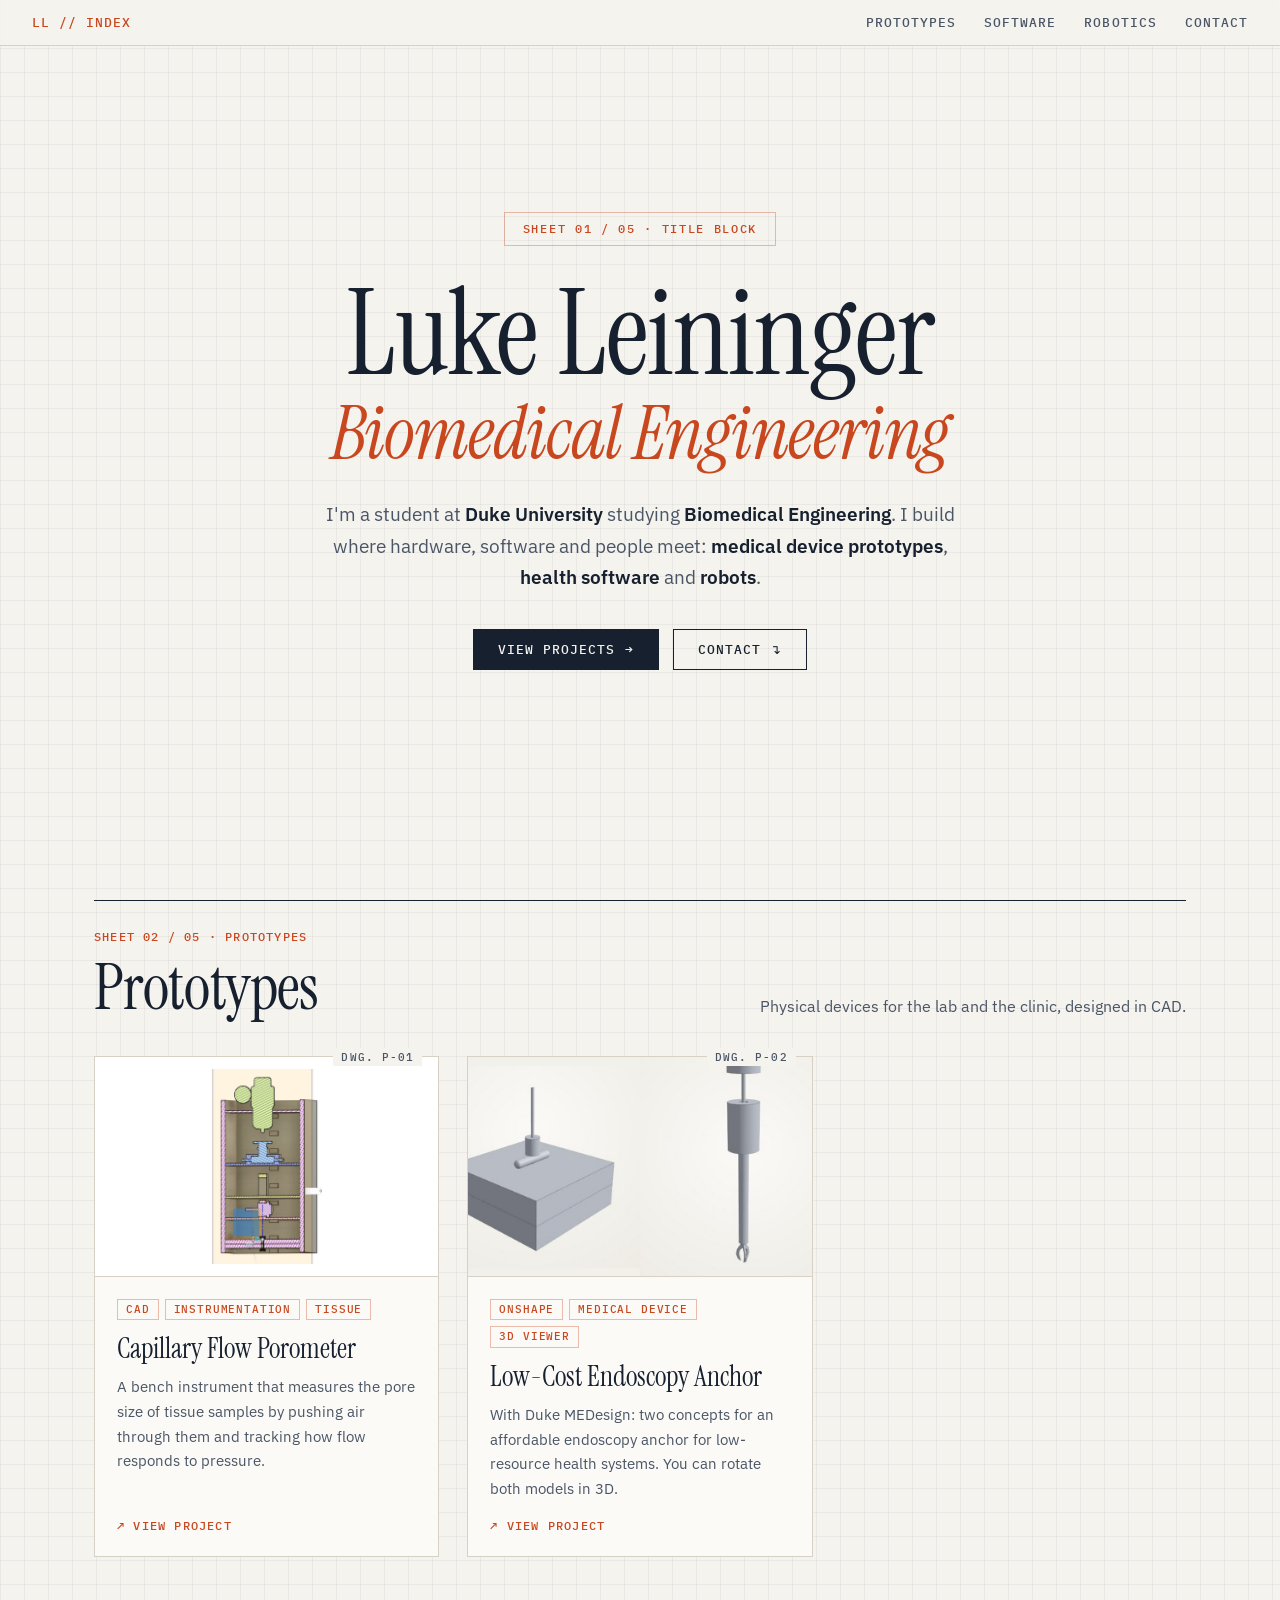
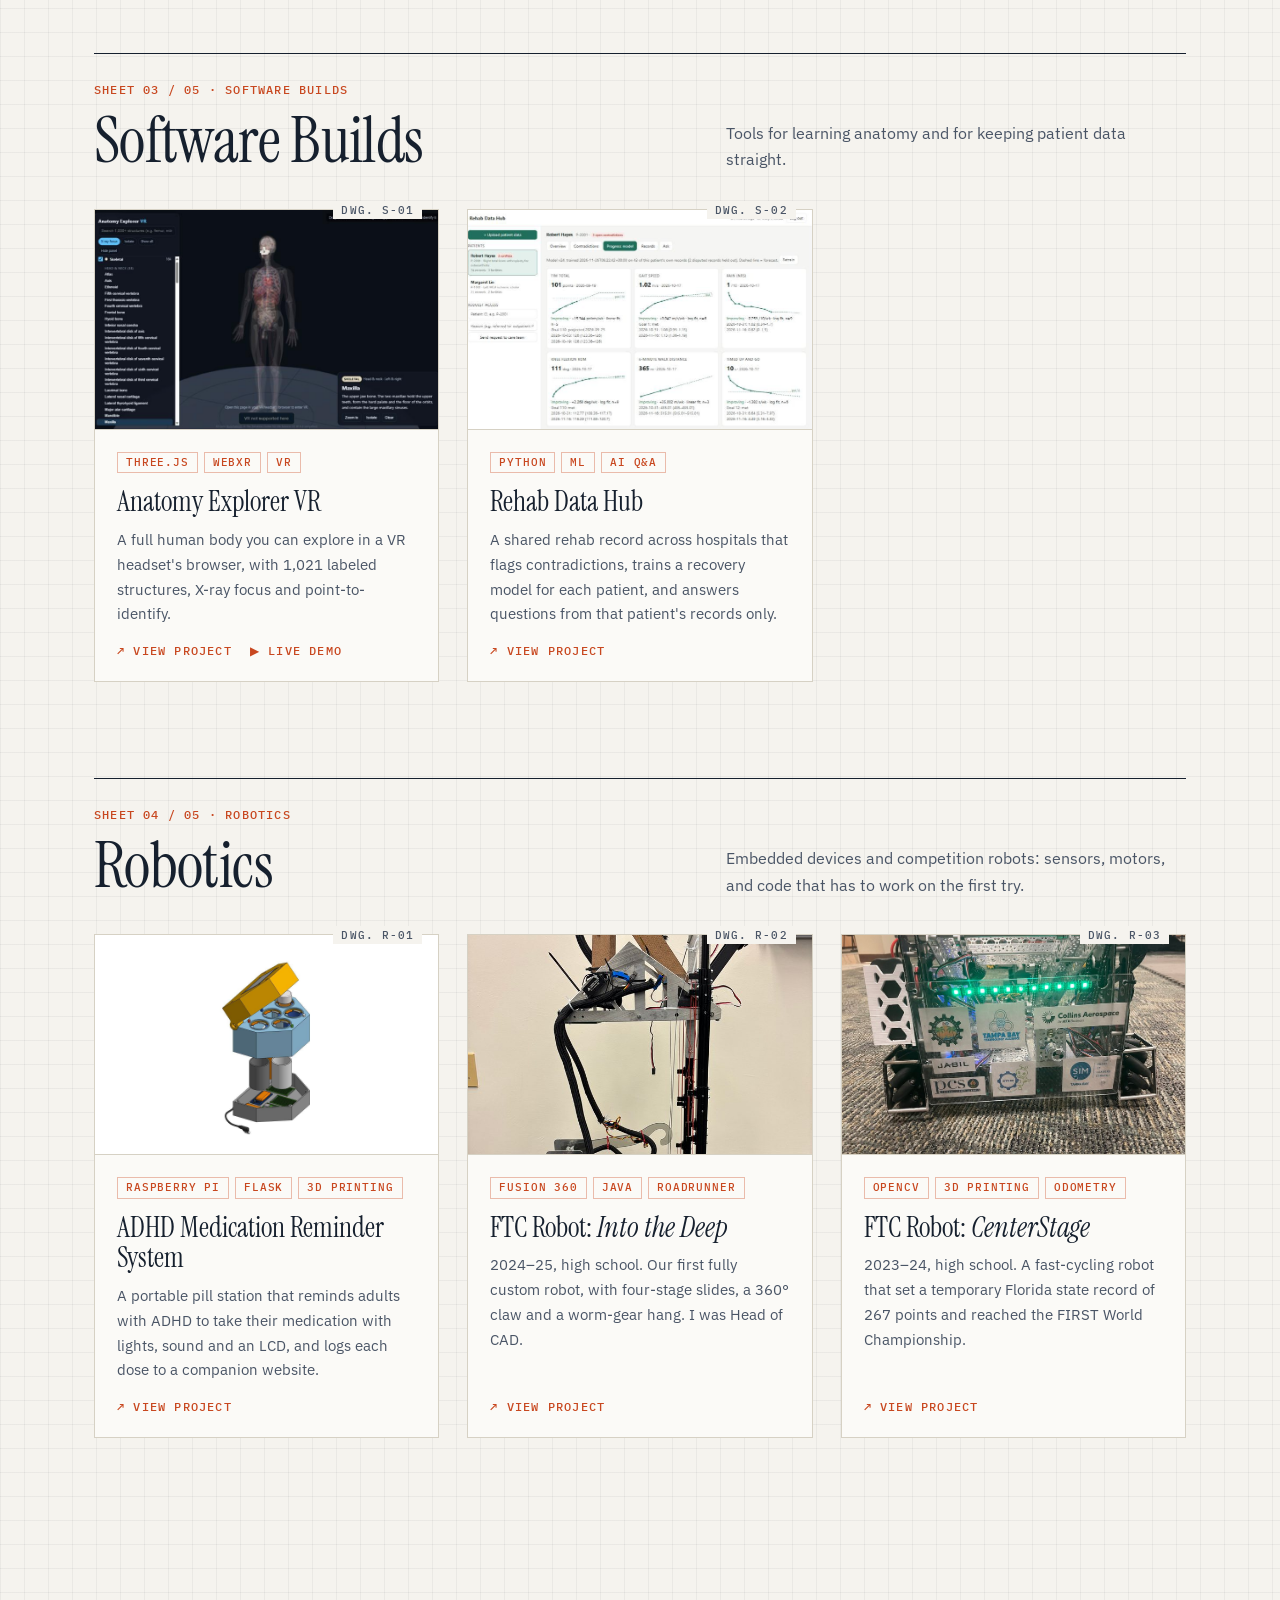
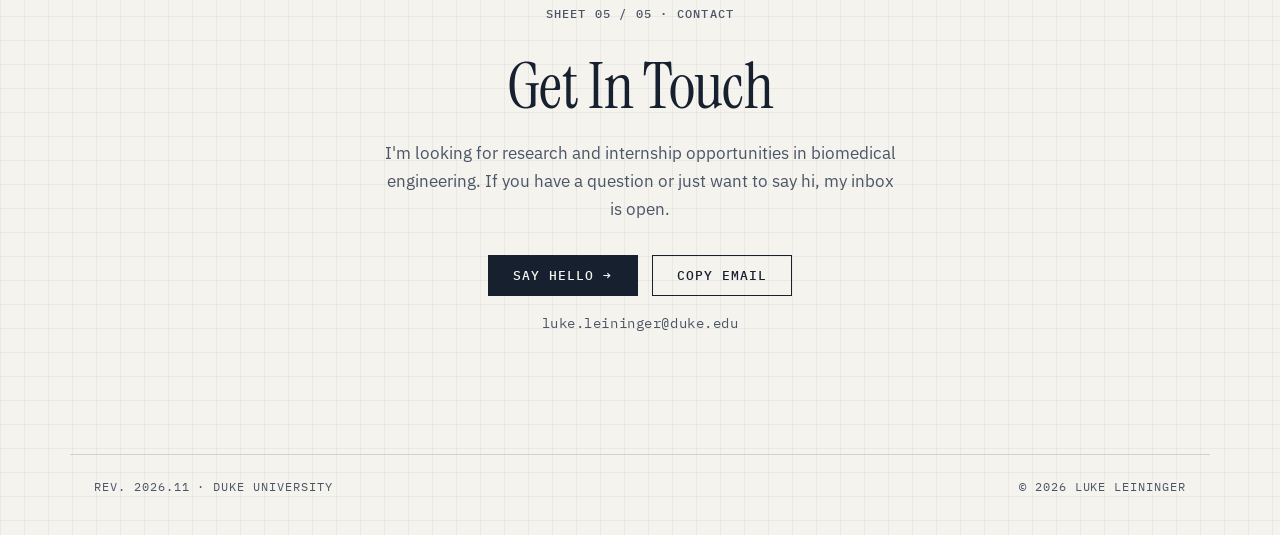
<file: index.html>
<!doctype html>
<html lang="en">
<head>
<meta charset="utf-8">
<meta name="viewport" content="width=device-width, initial-scale=1">
<title>Luke Leininger | Portfolio</title>
<meta name="description" content="Engineering projects by Luke Leininger, biomedical engineering student at Duke University: prototypes, software builds and robotics.">
<link rel="preconnect" href="https://fonts.googleapis.com">
<link rel="preconnect" href="https://fonts.gstatic.com" crossorigin>
<link href="https://fonts.googleapis.com/css2?family=Instrument+Serif:ital@0;1&family=IBM+Plex+Sans:wght@400;500;600&family=IBM+Plex+Mono:wght@400;500&display=swap" rel="stylesheet">
<link rel="stylesheet" href="styles.css">
</head>
<body>

<nav class="top">
  <a class="logo" href="#top">LL // Index</a>
  <ul>
    <li><a href="#prototypes">Prototypes</a></li>
    <li><a href="#software">Software</a></li>
    <li><a href="#robotics">Robotics</a></li>
    <li><a href="#contact">Contact</a></li>
  </ul>
</nav>

<section class="hero" id="top">
  <div class="hero-inner">
    <span class="hero-eyebrow">Sheet 01 / 05 · Title block</span>
    <h1>Luke Leininger<em>Biomedical Engineering</em></h1>
    <p class="hero-bio">I'm a student at <b>Duke University</b> studying <b>Biomedical Engineering</b>. I build where hardware, software and people meet: <b>medical device prototypes</b>, <b>health software</b> and <b>robots</b>.</p>
    <div class="hero-cta">
      <a class="btn btn-primary" href="#prototypes">View projects →</a>
      <a class="btn btn-ghost" href="#contact">Contact ↴</a>
    </div>
  </div>
</section>

<div class="section">

  <section class="category" id="prototypes">
    <p class="label">Sheet 02 / 05 · Prototypes</p>
    <div class="category-head">
      <h2 class="section-title">Prototypes</h2>
      <p>Physical devices for the lab and the clinic, designed in CAD.</p>
    </div>
    <div class="grid">
      <article class="card">
        <span class="dwg">DWG. P-01</span>
        <a class="card-img contain" href="porometer.html"><img src="assets/img/tteb-section.jpg" alt="Section-view CAD of the capillary flow porometer"></a>
        <div class="card-body">
          <div class="tags"><span class="tag">CAD</span><span class="tag">Instrumentation</span><span class="tag">Tissue</span></div>
          <h3>Capillary Flow Porometer</h3>
          <p>A bench instrument that measures the pore size of tissue samples by pushing air through them and tracking how flow responds to pressure.</p>
          <a class="card-link" href="porometer.html">↗ View project</a>
        </div>
      </article>
      <article class="card">
        <span class="dwg">DWG. P-02</span>
        <a class="card-img" href="endoscopy-anchor.html"><img src="assets/img/anchor-pair.jpg" alt="Renders of the two endoscopy anchor design concepts"></a>
        <div class="card-body">
          <div class="tags"><span class="tag">Onshape</span><span class="tag">Medical device</span><span class="tag">3D viewer</span></div>
          <h3>Low-Cost Endoscopy Anchor</h3>
          <p>With Duke MEDesign: two concepts for an affordable endoscopy anchor for low-resource health systems. You can rotate both models in 3D.</p>
          <a class="card-link" href="endoscopy-anchor.html">↗ View project</a>
        </div>
      </article>
    </div>
  </section>

  <section class="category" id="software">
    <p class="label">Sheet 03 / 05 · Software builds</p>
    <div class="category-head">
      <h2 class="section-title">Software Builds</h2>
      <p>Tools for learning anatomy and for keeping patient data straight.</p>
    </div>
    <div class="grid">
      <article class="card">
        <span class="dwg">DWG. S-01</span>
        <a class="card-img" href="vr-anatomy.html"><img src="assets/img/vr-explore.jpg" alt="Anatomy Explorer VR with the structures panel open"></a>
        <div class="card-body">
          <div class="tags"><span class="tag">three.js</span><span class="tag">WebXR</span><span class="tag">VR</span></div>
          <h3>Anatomy Explorer VR</h3>
          <p>A full human body you can explore in a VR headset's browser, with 1,021 labeled structures, X-ray focus and point-to-identify.</p>
          <div class="card-links">
            <a class="card-link" href="vr-anatomy.html">↗ View project</a>
            <a class="card-link" href="demos/vr-anatomy/" target="_blank" rel="noopener">▶ Live demo</a>
          </div>
        </div>
      </article>
      <article class="card">
        <span class="dwg">DWG. S-02</span>
        <a class="card-img" href="rehab-hub.html"><img src="assets/img/rehab-model.jpg" alt="Rehab Data Hub progress model with recovery curves"></a>
        <div class="card-body">
          <div class="tags"><span class="tag">Python</span><span class="tag">ML</span><span class="tag">AI Q&amp;A</span></div>
          <h3>Rehab Data Hub</h3>
          <p>A shared rehab record across hospitals that flags contradictions, trains a recovery model for each patient, and answers questions from that patient's records only.</p>
          <a class="card-link" href="rehab-hub.html">↗ View project</a>
        </div>
      </article>
    </div>
  </section>

  <section class="category" id="robotics">
    <p class="label">Sheet 04 / 05 · Robotics</p>
    <div class="category-head">
      <h2 class="section-title">Robotics</h2>
      <p>Embedded devices and competition robots: sensors, motors, and code that has to work on the first try.</p>
    </div>
    <div class="grid">
      <article class="card">
        <span class="dwg">DWG. R-01</span>
        <a class="card-img contain" href="adhd.html"><img src="assets/img/adhd-cad.jpg" alt="Exploded CAD of the ADHD medication reminder device"></a>
        <div class="card-body">
          <div class="tags"><span class="tag">Raspberry Pi</span><span class="tag">Flask</span><span class="tag">3D printing</span></div>
          <h3>ADHD Medication Reminder System</h3>
          <p>A portable pill station that reminds adults with ADHD to take their medication with lights, sound and an LCD, and logs each dose to a companion website.</p>
          <a class="card-link" href="adhd.html">↗ View project</a>
        </div>
      </article>
      <article class="card">
        <span class="dwg">DWG. R-02</span>
        <a class="card-img" href="into-the-deep.html"><img src="assets/img/itd-robot.jpg" alt="Into the Deep robot with slides extended" style="object-position: center 30%"></a>
        <div class="card-body">
          <div class="tags"><span class="tag">Fusion 360</span><span class="tag">Java</span><span class="tag">RoadRunner</span></div>
          <h3>FTC Robot: <i>Into the Deep</i></h3>
          <p>2024–25, high school. Our first fully custom robot, with four-stage slides, a 360° claw and a worm-gear hang. I was Head of CAD.</p>
          <a class="card-link" href="into-the-deep.html">↗ View project</a>
        </div>
      </article>
      <article class="card">
        <span class="dwg">DWG. R-03</span>
        <a class="card-img" href="centerstage.html"><img src="assets/img/cs-robot.jpg" alt="CenterStage competition robot"></a>
        <div class="card-body">
          <div class="tags"><span class="tag">OpenCV</span><span class="tag">3D printing</span><span class="tag">Odometry</span></div>
          <h3>FTC Robot: <i>CenterStage</i></h3>
          <p>2023–24, high school. A fast-cycling robot that set a temporary Florida state record of 267 points and reached the FIRST World Championship.</p>
          <a class="card-link" href="centerstage.html">↗ View project</a>
        </div>
      </article>
    </div>
  </section>

</div>

<section class="contact" id="contact">
  <p class="label">Sheet 05 / 05 · Contact</p>
  <h2 class="section-title">Get In Touch</h2>
  <p>I'm looking for research and internship opportunities in biomedical engineering. If you have a question or just want to say hi, my inbox is open.</p>
  <div class="hero-cta">
    <a class="btn btn-primary" id="say-hello" href="mailto:luke.leininger@duke.edu?subject=Hello%20from%20your%20portfolio">Say hello →</a>
    <button class="btn btn-ghost" type="button" id="copy-email" data-email="luke.leininger@duke.edu">Copy email</button>
  </div>
  <p class="contact-email">luke.leininger@duke.edu</p>
  <div class="mail-fallback" id="mail-fallback" hidden>
    <p>No email app opened? Write from your browser instead:</p>
    <div class="card-links">
      <a class="card-link" href="https://mail.google.com/mail/?view=cm&amp;fs=1&amp;to=luke.leininger@duke.edu&amp;su=Hello%20from%20your%20portfolio" target="_blank" rel="noopener">↗ Gmail</a>
      <a class="card-link" href="https://outlook.live.com/mail/0/deeplink/compose?to=luke.leininger@duke.edu&amp;subject=Hello%20from%20your%20portfolio" target="_blank" rel="noopener">↗ Outlook</a>
    </div>
  </div>
</section>

<footer>
  <span>Rev. 2026.11 · Duke University</span>
  <span>© 2026 Luke Leininger</span>
</footer>

<script>
  // If clicking "Say hello" doesn't hand off to an email app (the page never
  // loses focus), offer webmail links instead.
  const fallback = document.getElementById('mail-fallback');
  document.getElementById('say-hello').addEventListener('click', () => {
    let left = false;
    const mark = () => { left = true; };
    window.addEventListener('blur', mark, { once: true });
    document.addEventListener('visibilitychange', mark, { once: true });
    setTimeout(() => {
      window.removeEventListener('blur', mark);
      document.removeEventListener('visibilitychange', mark);
      if (!left) fallback.hidden = false;
    }, 1500);
  });

  // Fallback for visitors with no email app: copy the address instead.
  const copyBtn = document.getElementById('copy-email');
  copyBtn.addEventListener('click', async () => {
    const email = copyBtn.dataset.email;
    try {
      await navigator.clipboard.writeText(email);
    } catch {
      const t = document.createElement('textarea');
      t.value = email; document.body.appendChild(t); t.select();
      document.execCommand('copy'); t.remove();
    }
    copyBtn.textContent = 'Copied ✓';
    setTimeout(() => { copyBtn.textContent = 'Copy email'; }, 2000);
  });
</script>
</body>
</html>
</file>
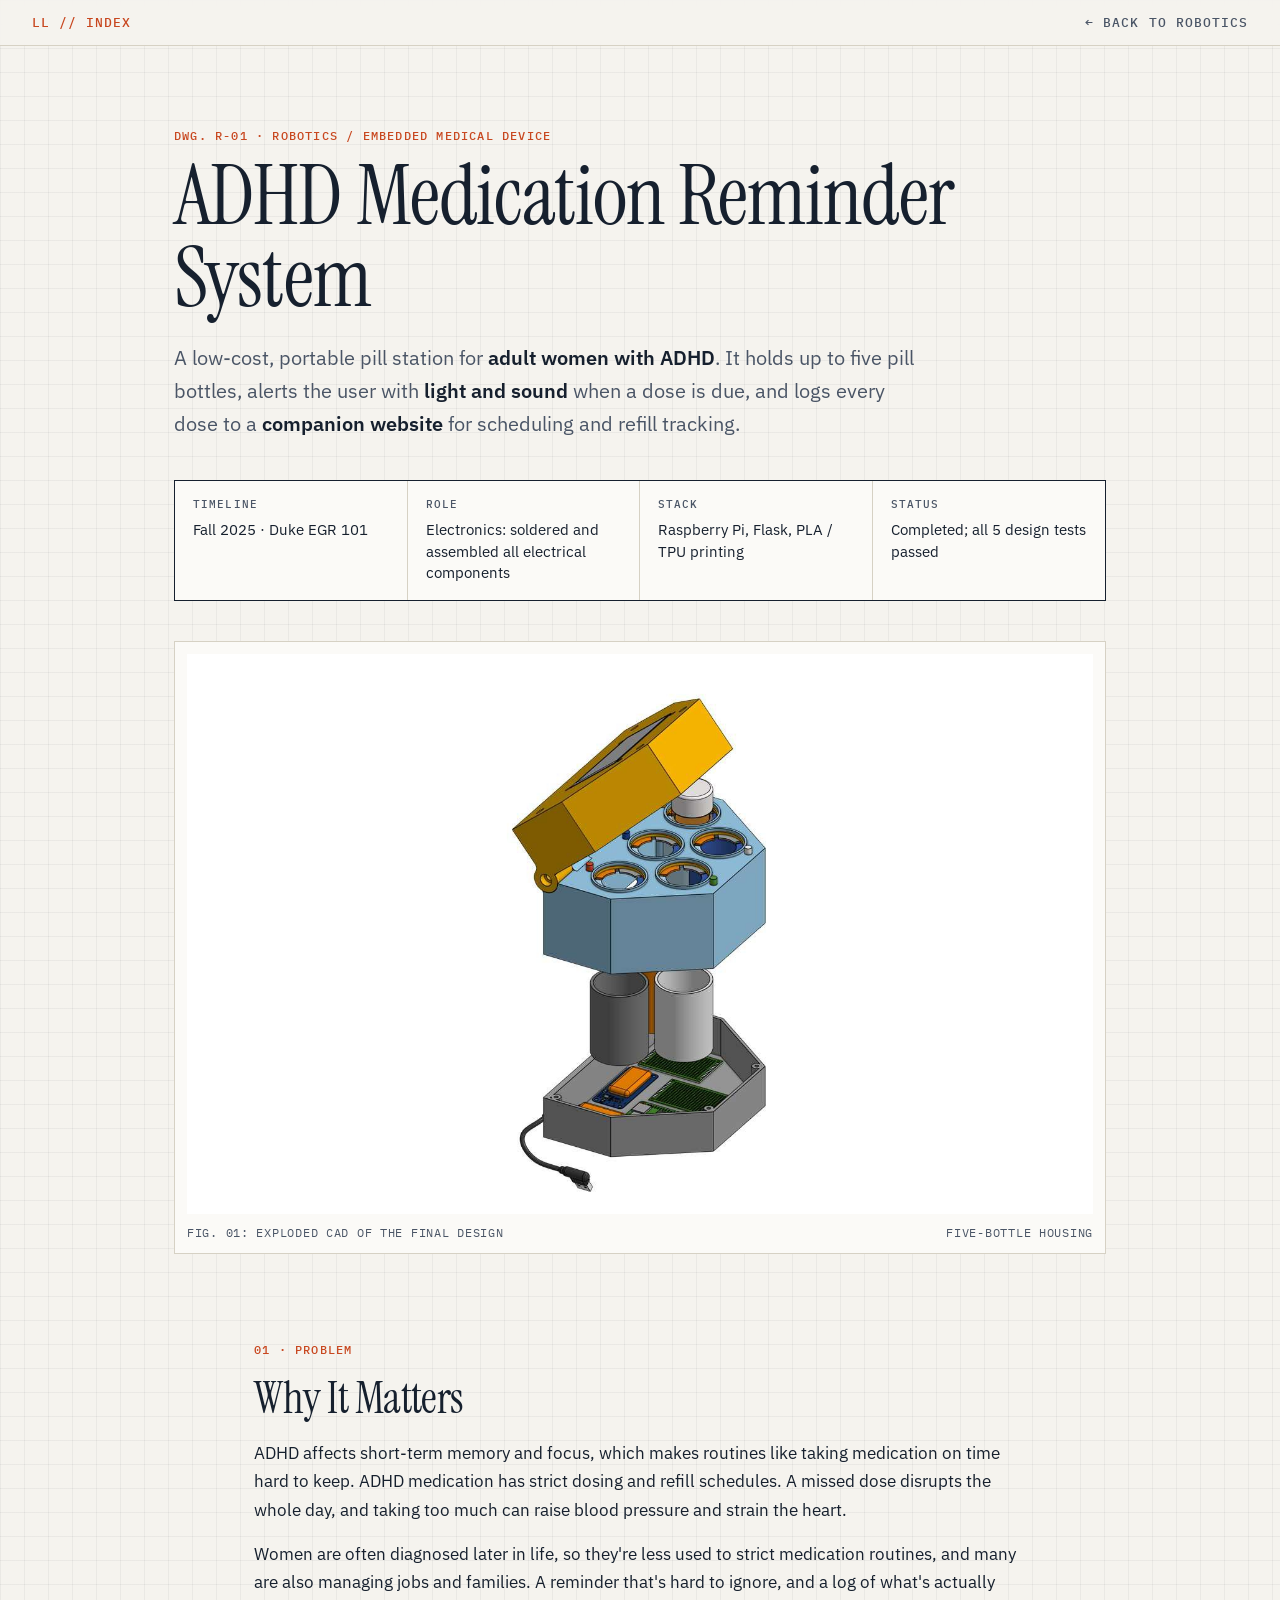
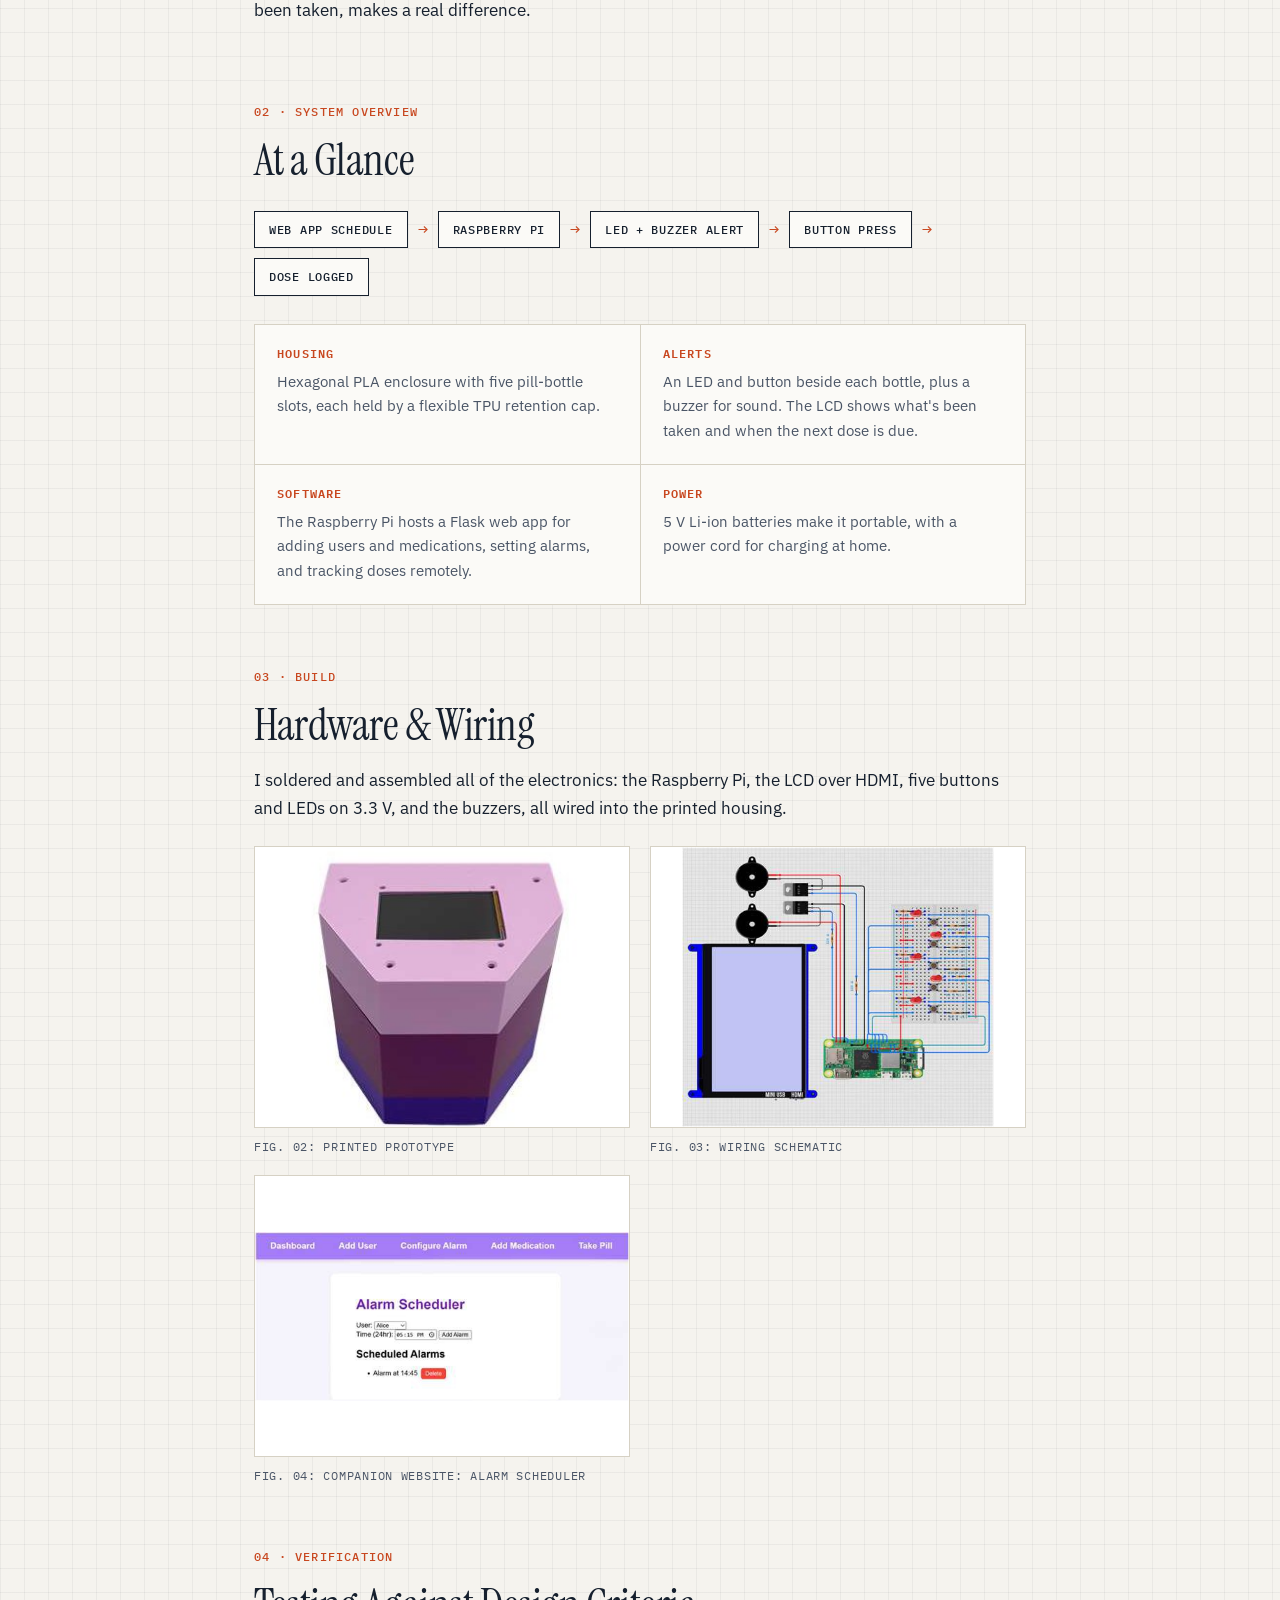
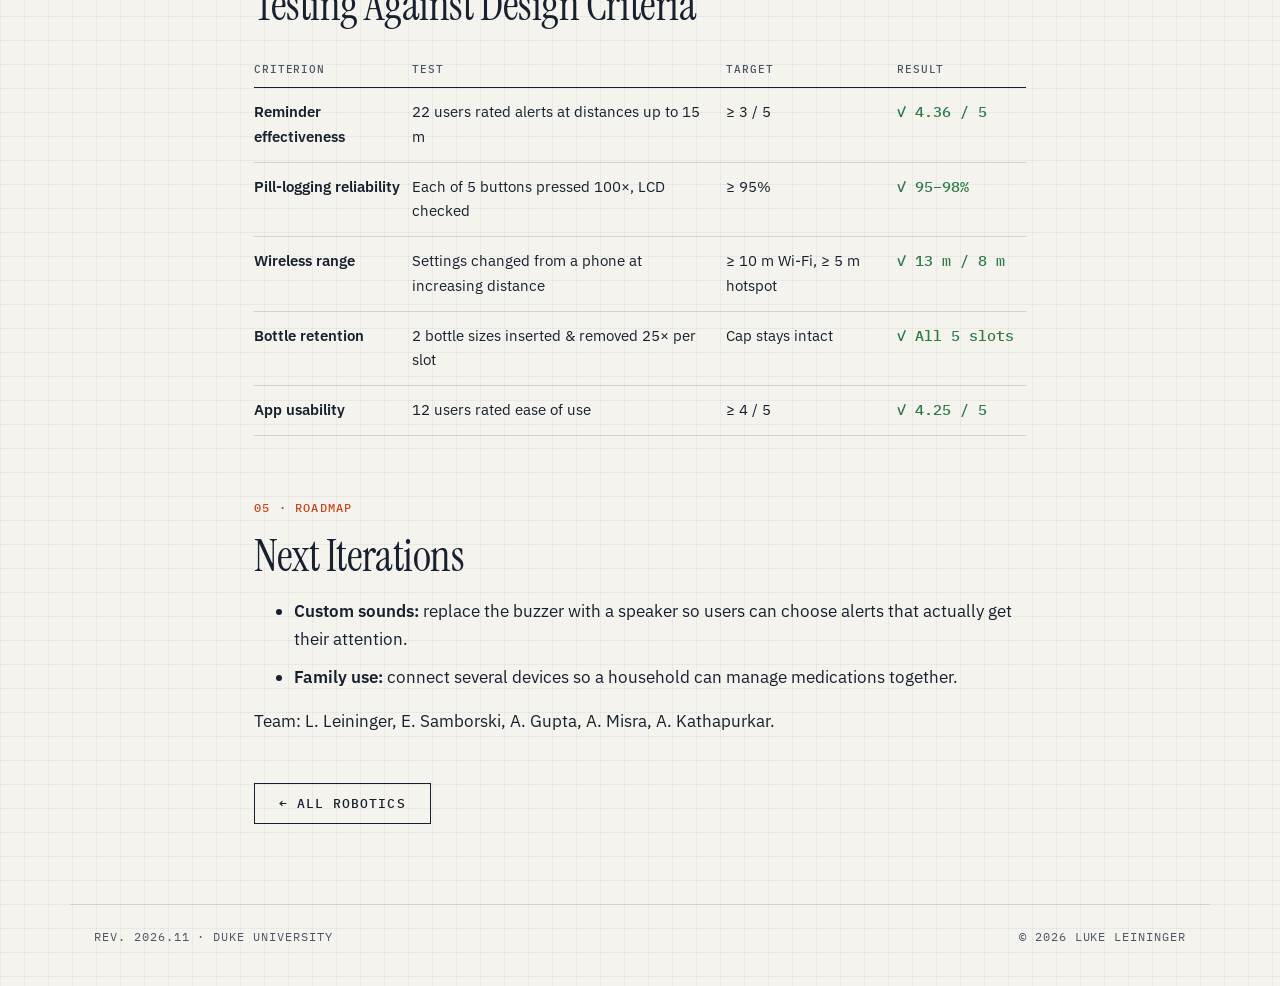
<file: adhd.html>
<!doctype html>
<html lang="en">
<head>
<meta charset="utf-8">
<meta name="viewport" content="width=device-width, initial-scale=1">
<title>ADHD Medication Reminder System | Luke Leininger</title>
<meta name="description" content="A low-cost, portable medication reminder device for adults with ADHD, built for Duke EGR 101.">
<link rel="preconnect" href="https://fonts.googleapis.com">
<link rel="preconnect" href="https://fonts.gstatic.com" crossorigin>
<link href="https://fonts.googleapis.com/css2?family=Instrument+Serif:ital@0;1&family=IBM+Plex+Sans:wght@400;500;600&family=IBM+Plex+Mono:wght@400;500&display=swap" rel="stylesheet">
<link rel="stylesheet" href="styles.css">
</head>
<body>

<nav class="top">
  <a class="logo" href="index.html">LL // Index</a>
  <a class="back" href="index.html#robotics">← Back to robotics</a>
</nav>

<header class="p-hero">
  <p class="label">DWG. R-01 · Robotics / Embedded medical device</p>
  <h1>ADHD Medication Reminder System</h1>
  <p class="desc">A low-cost, portable pill station for <b>adult women with ADHD</b>. It holds up to five pill bottles, alerts the user with <b>light and sound</b> when a dose is due, and logs every dose to a <b>companion website</b> for scheduling and refill tracking.</p>
  <div class="spec-panel">
    <div class="spec-cell"><div class="spec-label">Timeline</div><div class="spec-value">Fall 2025 · Duke EGR 101</div></div>
    <div class="spec-cell"><div class="spec-label">Role</div><div class="spec-value">Electronics: soldered and assembled all electrical components</div></div>
    <div class="spec-cell"><div class="spec-label">Stack</div><div class="spec-value">Raspberry Pi, Flask, PLA / TPU printing</div></div>
    <div class="spec-cell"><div class="spec-label">Status</div><div class="spec-value">Completed; all 5 design tests passed</div></div>
  </div>
</header>

<div class="main-image">
  <div class="fig-frame">
    <img src="assets/img/adhd-cad.jpg" alt="Exploded CAD of the reminder device: LCD lid, pill holders with retention caps, and battery base">
    <div class="fig-caption"><span>Fig. 01: Exploded CAD of the final design</span><span>Five-bottle housing</span></div>
  </div>
</div>

<main class="content">
  <section class="content-section">
    <p class="label">01 · Problem</p>
    <h2>Why It Matters</h2>
    <p>ADHD affects short-term memory and focus, which makes routines like taking medication on time hard to keep. ADHD medication has strict dosing and refill schedules. A missed dose disrupts the whole day, and taking too much can raise blood pressure and strain the heart.</p>
    <p>Women are often diagnosed later in life, so they're less used to strict medication routines, and many are also managing jobs and families. A reminder that's hard to ignore, and a log of what's actually been taken, makes a real difference.</p>
  </section>

  <section class="content-section">
    <p class="label">02 · System overview</p>
    <h2>At a Glance</h2>
    <div class="chain">
      <div class="chain-step">Web app schedule</div><div class="chain-arrow">→</div>
      <div class="chain-step">Raspberry Pi</div><div class="chain-arrow">→</div>
      <div class="chain-step">LED + buzzer alert</div><div class="chain-arrow">→</div>
      <div class="chain-step">Button press</div><div class="chain-arrow">→</div>
      <div class="chain-step">Dose logged</div>
    </div>
    <div class="cap-grid">
      <div class="cap-cell"><h3>Housing</h3><p>Hexagonal PLA enclosure with five pill-bottle slots, each held by a flexible TPU retention cap.</p></div>
      <div class="cap-cell"><h3>Alerts</h3><p>An LED and button beside each bottle, plus a buzzer for sound. The LCD shows what's been taken and when the next dose is due.</p></div>
      <div class="cap-cell"><h3>Software</h3><p>The Raspberry Pi hosts a Flask web app for adding users and medications, setting alarms, and tracking doses remotely.</p></div>
      <div class="cap-cell"><h3>Power</h3><p>5 V Li-ion batteries make it portable, with a power cord for charging at home.</p></div>
    </div>
  </section>

  <section class="content-section">
    <p class="label">03 · Build</p>
    <h2>Hardware &amp; Wiring</h2>
    <p>I soldered and assembled all of the electronics: the Raspberry Pi, the LCD over HDMI, five buttons and LEDs on 3.3 V, and the buzzers, all wired into the printed housing.</p>
    <div class="media-grid">
      <div class="media-item"><div class="media-frame"><img src="assets/img/adhd-prototype.jpg" alt="Printed prototype with LCD on top" loading="lazy"></div><div class="media-caption">Fig. 02: Printed prototype</div></div>
      <div class="media-item"><div class="media-frame"><img src="assets/img/adhd-schematic.jpg" alt="Wiring schematic for the Raspberry Pi, LCD, buttons, LEDs and buzzers" loading="lazy"></div><div class="media-caption">Fig. 03: Wiring schematic</div></div>
      <div class="media-item"><div class="media-frame"><img src="assets/img/adhd-web.jpg" alt="Companion website alarm scheduler" loading="lazy"></div><div class="media-caption">Fig. 04: Companion website: alarm scheduler</div></div>
    </div>
  </section>

  <section class="content-section">
    <p class="label">04 · Verification</p>
    <h2>Testing Against Design Criteria</h2>
    <div class="table-scroll">
      <table class="tests">
        <thead><tr><th>Criterion</th><th>Test</th><th>Target</th><th>Result</th></tr></thead>
        <tbody>
          <tr><td>Reminder effectiveness</td><td>22 users rated alerts at distances up to 15 m</td><td>≥ 3 / 5</td><td class="pass">4.36 / 5</td></tr>
          <tr><td>Pill-logging reliability</td><td>Each of 5 buttons pressed 100×, LCD checked</td><td>≥ 95%</td><td class="pass">95–98%</td></tr>
          <tr><td>Wireless range</td><td>Settings changed from a phone at increasing distance</td><td>≥ 10 m Wi-Fi, ≥ 5 m hotspot</td><td class="pass">13 m / 8 m</td></tr>
          <tr><td>Bottle retention</td><td>2 bottle sizes inserted &amp; removed 25× per slot</td><td>Cap stays intact</td><td class="pass">All 5 slots</td></tr>
          <tr><td>App usability</td><td>12 users rated ease of use</td><td>≥ 4 / 5</td><td class="pass">4.25 / 5</td></tr>
        </tbody>
      </table>
    </div>
  </section>

  <section class="content-section">
    <p class="label">05 · Roadmap</p>
    <h2>Next Iterations</h2>
    <ul>
      <li><b>Custom sounds:</b> replace the buzzer with a speaker so users can choose alerts that actually get their attention.</li>
      <li><b>Family use:</b> connect several devices so a household can manage medications together.</li>
    </ul>
    <p>Team: L. Leininger, E. Samborski, A. Gupta, A. Misra, A. Kathapurkar.</p>
    <div class="links-row">
      <a class="btn btn-ghost" href="index.html#robotics">← All robotics</a>
    </div>
  </section>
</main>

<footer>
  <span>Rev. 2026.11 · Duke University</span>
  <span>© 2026 Luke Leininger</span>
</footer>

<dialog id="lightbox"><img alt=""><p></p><button type="button" aria-label="Close">×</button></dialog>
<script src="script.js"></script>
</body>
</html>
</file>
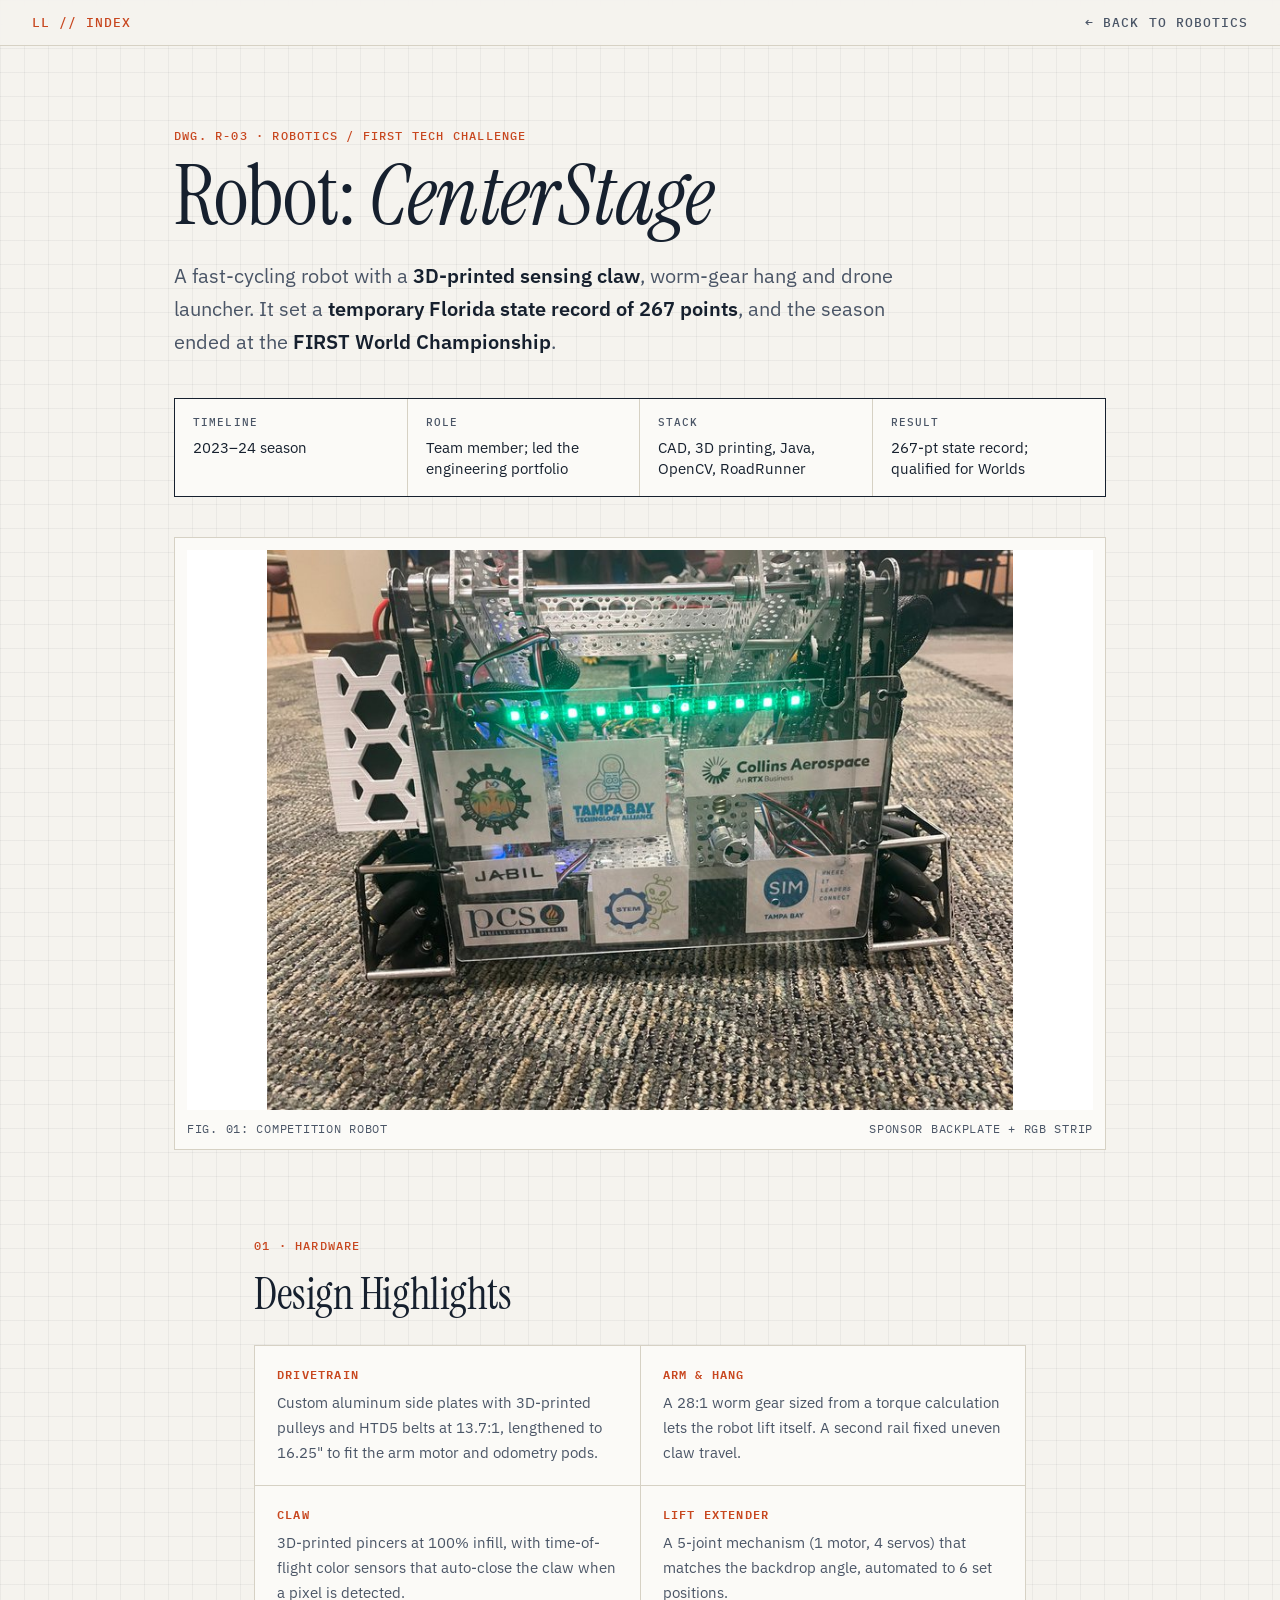
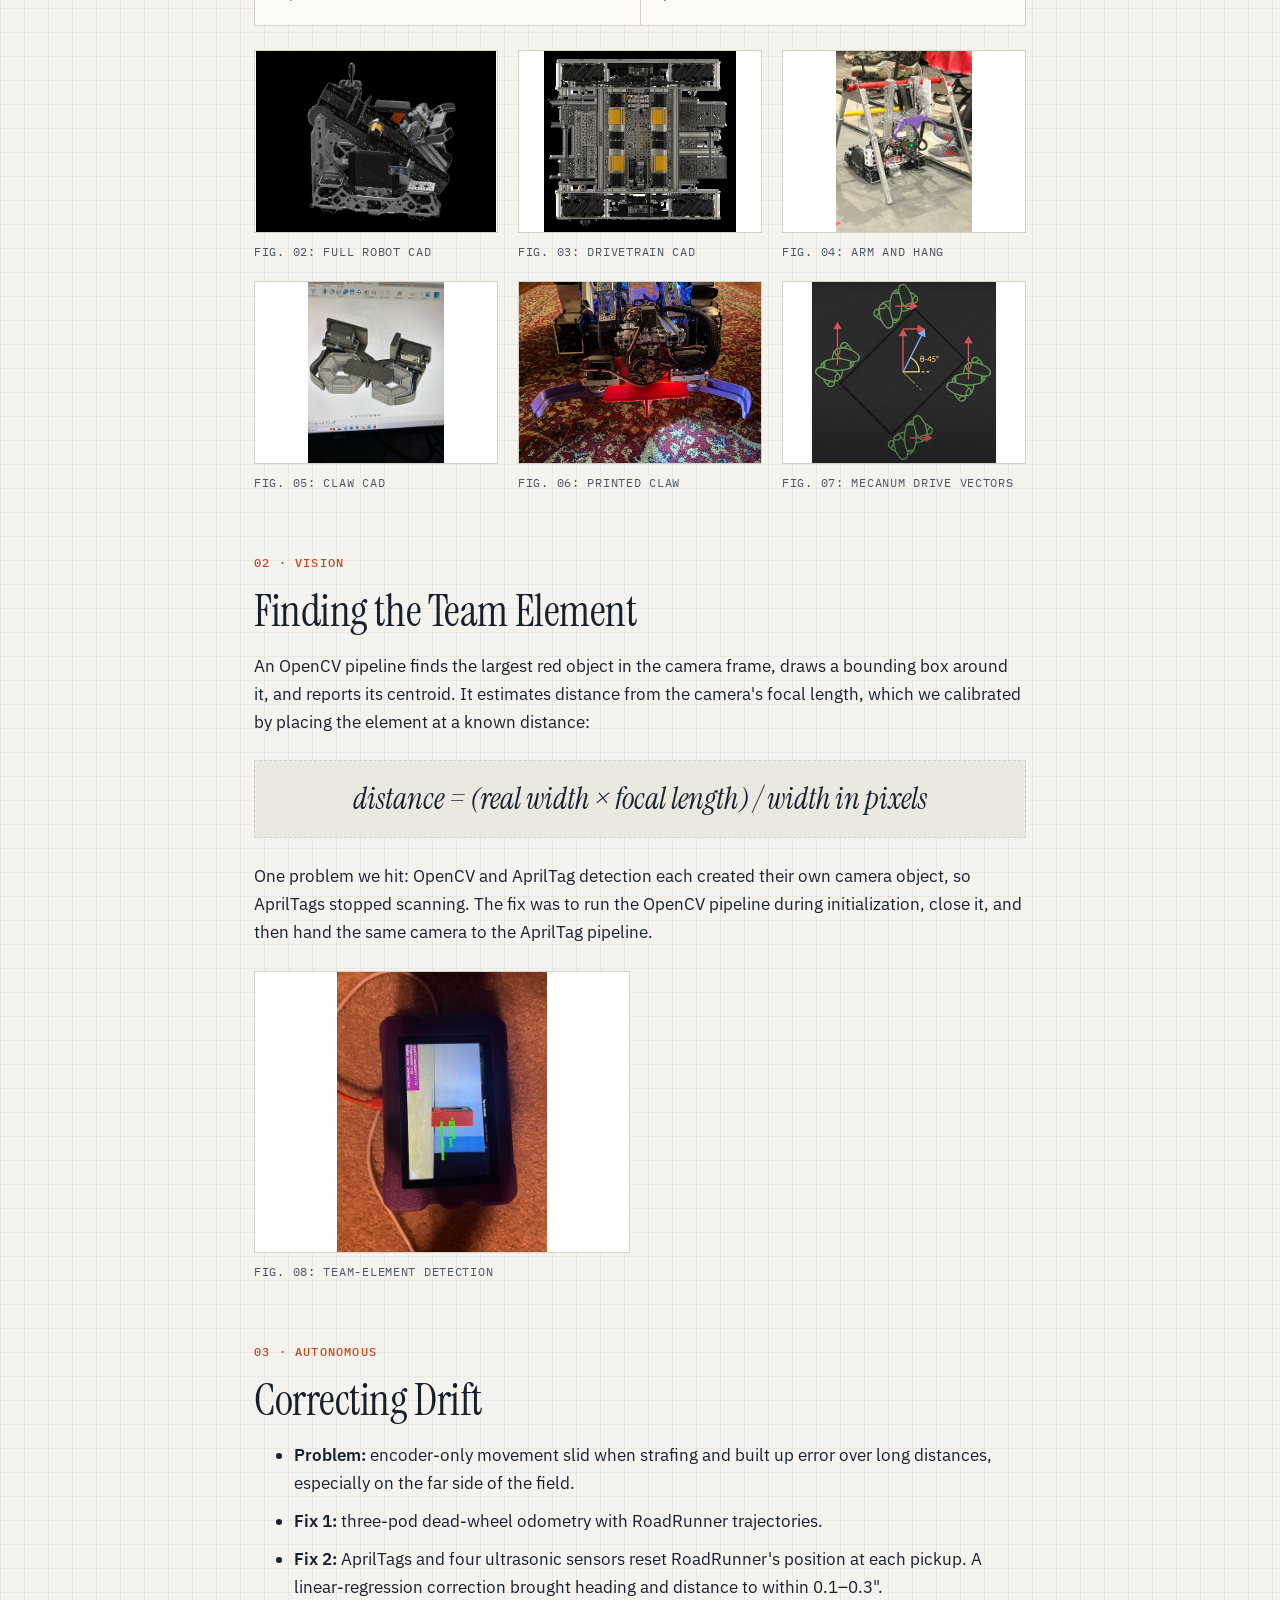
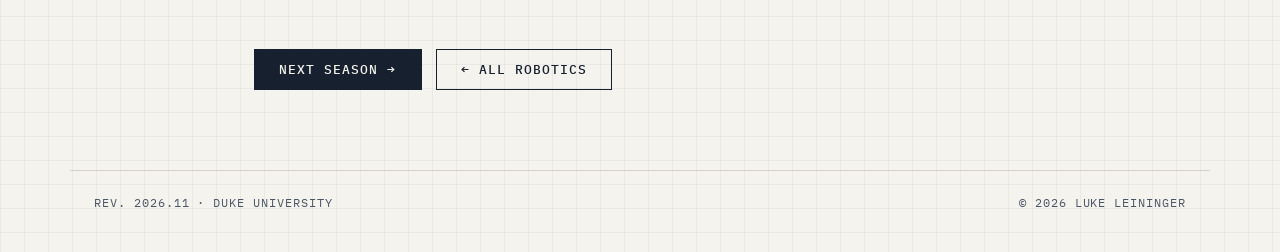
<file: centerstage.html>
<!doctype html>
<html lang="en">
<head>
<meta charset="utf-8">
<meta name="viewport" content="width=device-width, initial-scale=1">
<title>FTC CenterStage Robot | Luke Leininger</title>
<meta name="description" content="FIRST Tech Challenge robot for the 2023–24 CenterStage season, Team 516 Gears of Fire.">
<link rel="preconnect" href="https://fonts.googleapis.com">
<link rel="preconnect" href="https://fonts.gstatic.com" crossorigin>
<link href="https://fonts.googleapis.com/css2?family=Instrument+Serif:ital@0;1&family=IBM+Plex+Sans:wght@400;500;600&family=IBM+Plex+Mono:wght@400;500&display=swap" rel="stylesheet">
<link rel="stylesheet" href="styles.css">
</head>
<body>

<nav class="top">
  <a class="logo" href="index.html">LL // Index</a>
  <a class="back" href="index.html#robotics">← Back to robotics</a>
</nav>

<header class="p-hero">
  <p class="label">DWG. R-03 · Robotics / FIRST Tech Challenge</p>
  <h1>Robot: <i>CenterStage</i></h1>
  <p class="desc">A fast-cycling robot with a <b>3D-printed sensing claw</b>, worm-gear hang and drone launcher. It set a <b>temporary Florida state record of 267 points</b>, and the season ended at the <b>FIRST World Championship</b>.</p>
  <div class="spec-panel">
    <div class="spec-cell"><div class="spec-label">Timeline</div><div class="spec-value">2023–24 season</div></div>
    <div class="spec-cell"><div class="spec-label">Role</div><div class="spec-value">Team member; led the engineering portfolio</div></div>
    <div class="spec-cell"><div class="spec-label">Stack</div><div class="spec-value">CAD, 3D printing, Java, OpenCV, RoadRunner</div></div>
    <div class="spec-cell"><div class="spec-label">Result</div><div class="spec-value">267-pt state record; qualified for Worlds</div></div>
  </div>
</header>

<div class="main-image">
  <div class="fig-frame">
    <img src="assets/img/cs-robot.jpg" alt="Competition robot with sponsor backplate and RGB light strip">
    <div class="fig-caption"><span>Fig. 01: Competition robot</span><span>Sponsor backplate + RGB strip</span></div>
  </div>
</div>

<main class="content">
  <section class="content-section">
    <p class="label">01 · Hardware</p>
    <h2>Design Highlights</h2>
    <div class="cap-grid">
      <div class="cap-cell"><h3>Drivetrain</h3><p>Custom aluminum side plates with 3D-printed pulleys and HTD5 belts at 13.7:1, lengthened to 16.25" to fit the arm motor and odometry pods.</p></div>
      <div class="cap-cell"><h3>Arm &amp; hang</h3><p>A 28:1 worm gear sized from a torque calculation lets the robot lift itself. A second rail fixed uneven claw travel.</p></div>
      <div class="cap-cell"><h3>Claw</h3><p>3D-printed pincers at 100% infill, with time-of-flight color sensors that auto-close the claw when a pixel is detected.</p></div>
      <div class="cap-cell"><h3>Lift extender</h3><p>A 5-joint mechanism (1 motor, 4 servos) that matches the backdrop angle, automated to 6 set positions.</p></div>
    </div>
    <div class="media-grid three">
      <div class="media-item"><div class="media-frame"><img src="assets/img/cs-cad-1.jpg" alt="Rendered CAD of the full robot" loading="lazy"></div><div class="media-caption">Fig. 02: Full robot CAD</div></div>
      <div class="media-item"><div class="media-frame"><img src="assets/img/cs-drivetrain-cad.jpg" alt="Top-view CAD of the drivetrain" loading="lazy"></div><div class="media-caption">Fig. 03: Drivetrain CAD</div></div>
      <div class="media-item"><div class="media-frame"><img src="assets/img/cs-arm.jpg" alt="Arm and hanging mechanism" loading="lazy"></div><div class="media-caption">Fig. 04: Arm and hang</div></div>
      <div class="media-item"><div class="media-frame"><img src="assets/img/cs-claw-cad.jpg" alt="CAD of the 3D-printed claw" loading="lazy"></div><div class="media-caption">Fig. 05: Claw CAD</div></div>
      <div class="media-item"><div class="media-frame"><img src="assets/img/cs-claw.jpg" alt="Printed claw on the robot" loading="lazy"></div><div class="media-caption">Fig. 06: Printed claw</div></div>
      <div class="media-item"><div class="media-frame"><img src="assets/img/cs-mecanum.jpg" alt="Mecanum wheel force vector diagram" loading="lazy"></div><div class="media-caption">Fig. 07: Mecanum drive vectors</div></div>
    </div>
  </section>

  <section class="content-section">
    <p class="label">02 · Vision</p>
    <h2>Finding the Team Element</h2>
    <p>An OpenCV pipeline finds the largest red object in the camera frame, draws a bounding box around it, and reports its centroid. It estimates distance from the camera's focal length, which we calibrated by placing the element at a known distance:</p>
    <div class="math-block">distance = (real width × focal length) / width in pixels</div>
    <p>One problem we hit: OpenCV and AprilTag detection each created their own camera object, so AprilTags stopped scanning. The fix was to run the OpenCV pipeline during initialization, close it, and then hand the same camera to the AprilTag pipeline.</p>
    <div class="media-grid">
      <div class="media-item"><div class="media-frame"><img src="assets/img/cs-opencv.jpg" alt="Camera feed detecting the red team element" loading="lazy"></div><div class="media-caption">Fig. 08: Team-element detection</div></div>
    </div>
  </section>

  <section class="content-section">
    <p class="label">03 · Autonomous</p>
    <h2>Correcting Drift</h2>
    <ul>
      <li><b>Problem:</b> encoder-only movement slid when strafing and built up error over long distances, especially on the far side of the field.</li>
      <li><b>Fix 1:</b> three-pod dead-wheel odometry with RoadRunner trajectories.</li>
      <li><b>Fix 2:</b> AprilTags and four ultrasonic sensors reset RoadRunner's position at each pickup. A linear-regression correction brought heading and distance to within 0.1–0.3".</li>
    </ul>
    <div class="links-row">
      <a class="btn btn-primary" href="into-the-deep.html">Next season →</a>
      <a class="btn btn-ghost" href="index.html#robotics">← All robotics</a>
    </div>
  </section>
</main>

<footer>
  <span>Rev. 2026.11 · Duke University</span>
  <span>© 2026 Luke Leininger</span>
</footer>

<dialog id="lightbox"><img alt=""><p></p><button type="button" aria-label="Close">×</button></dialog>
<script src="script.js"></script>
</body>
</html>
</file>
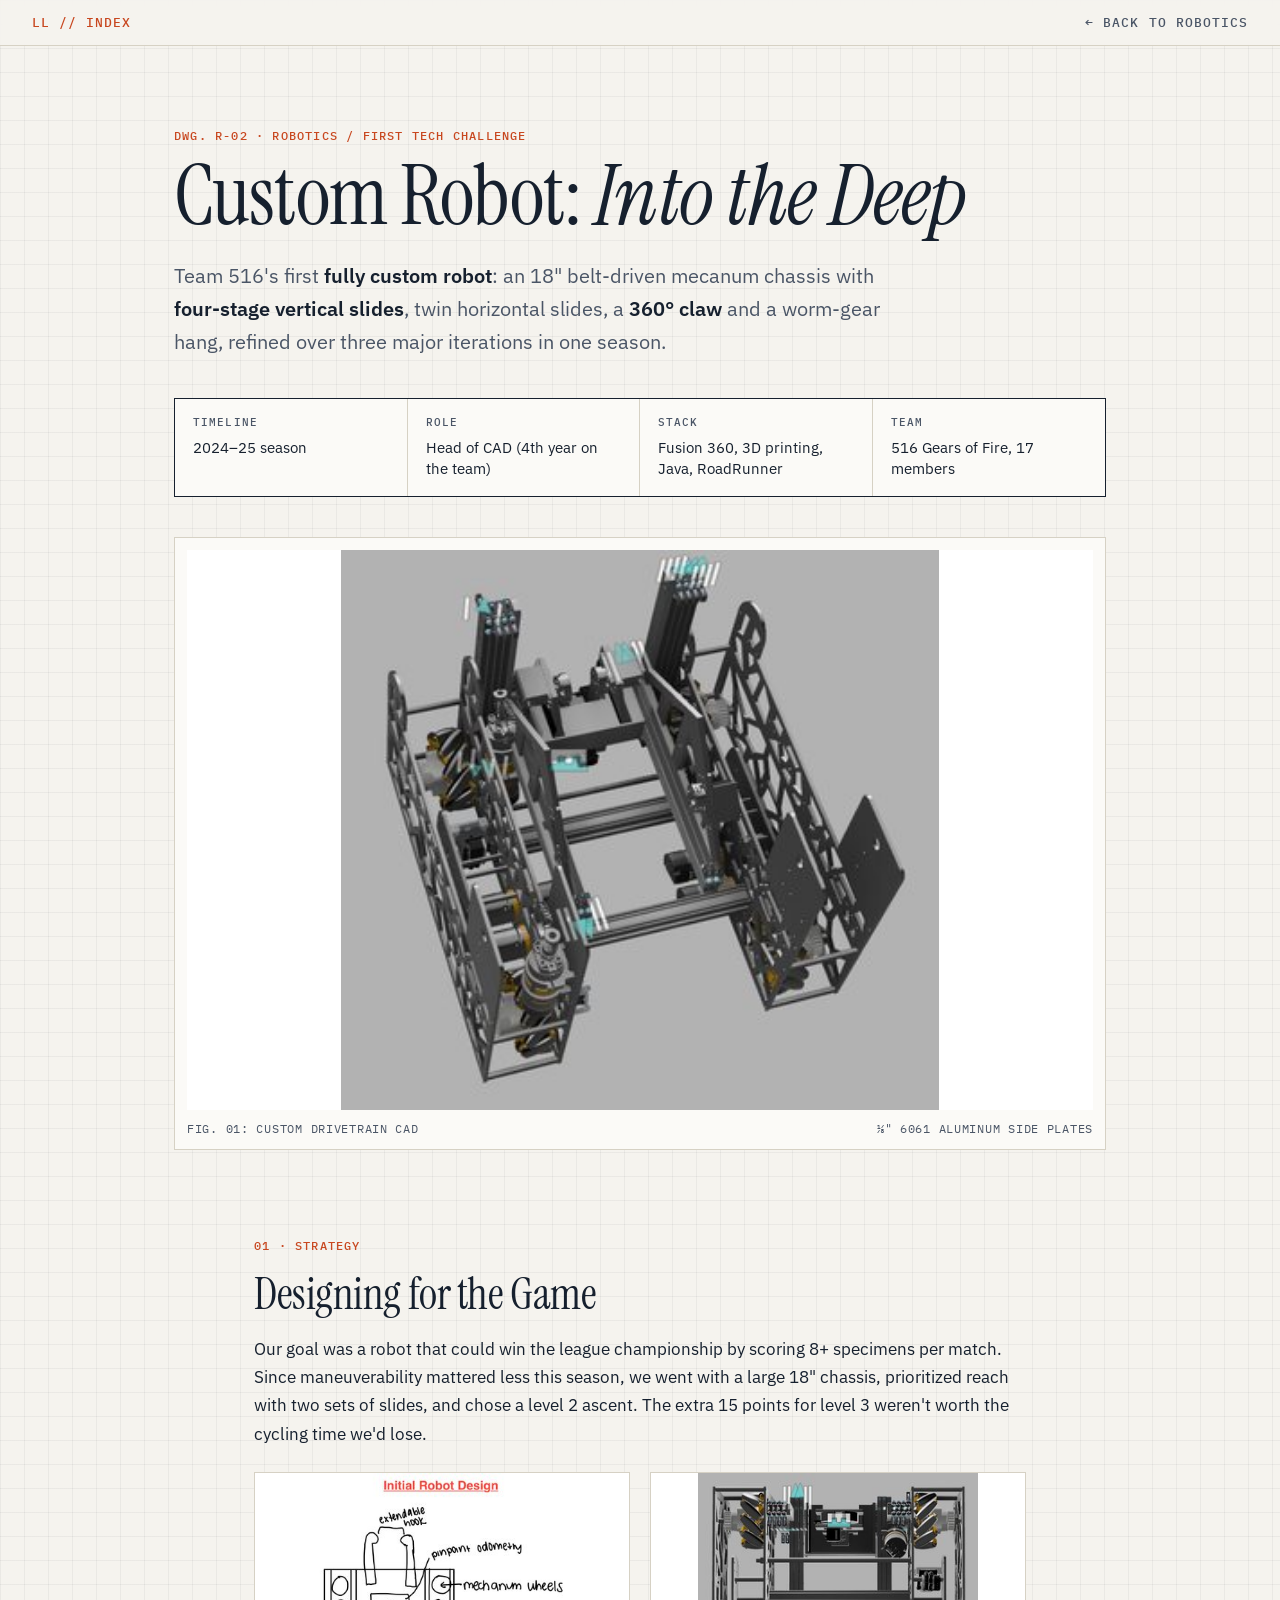
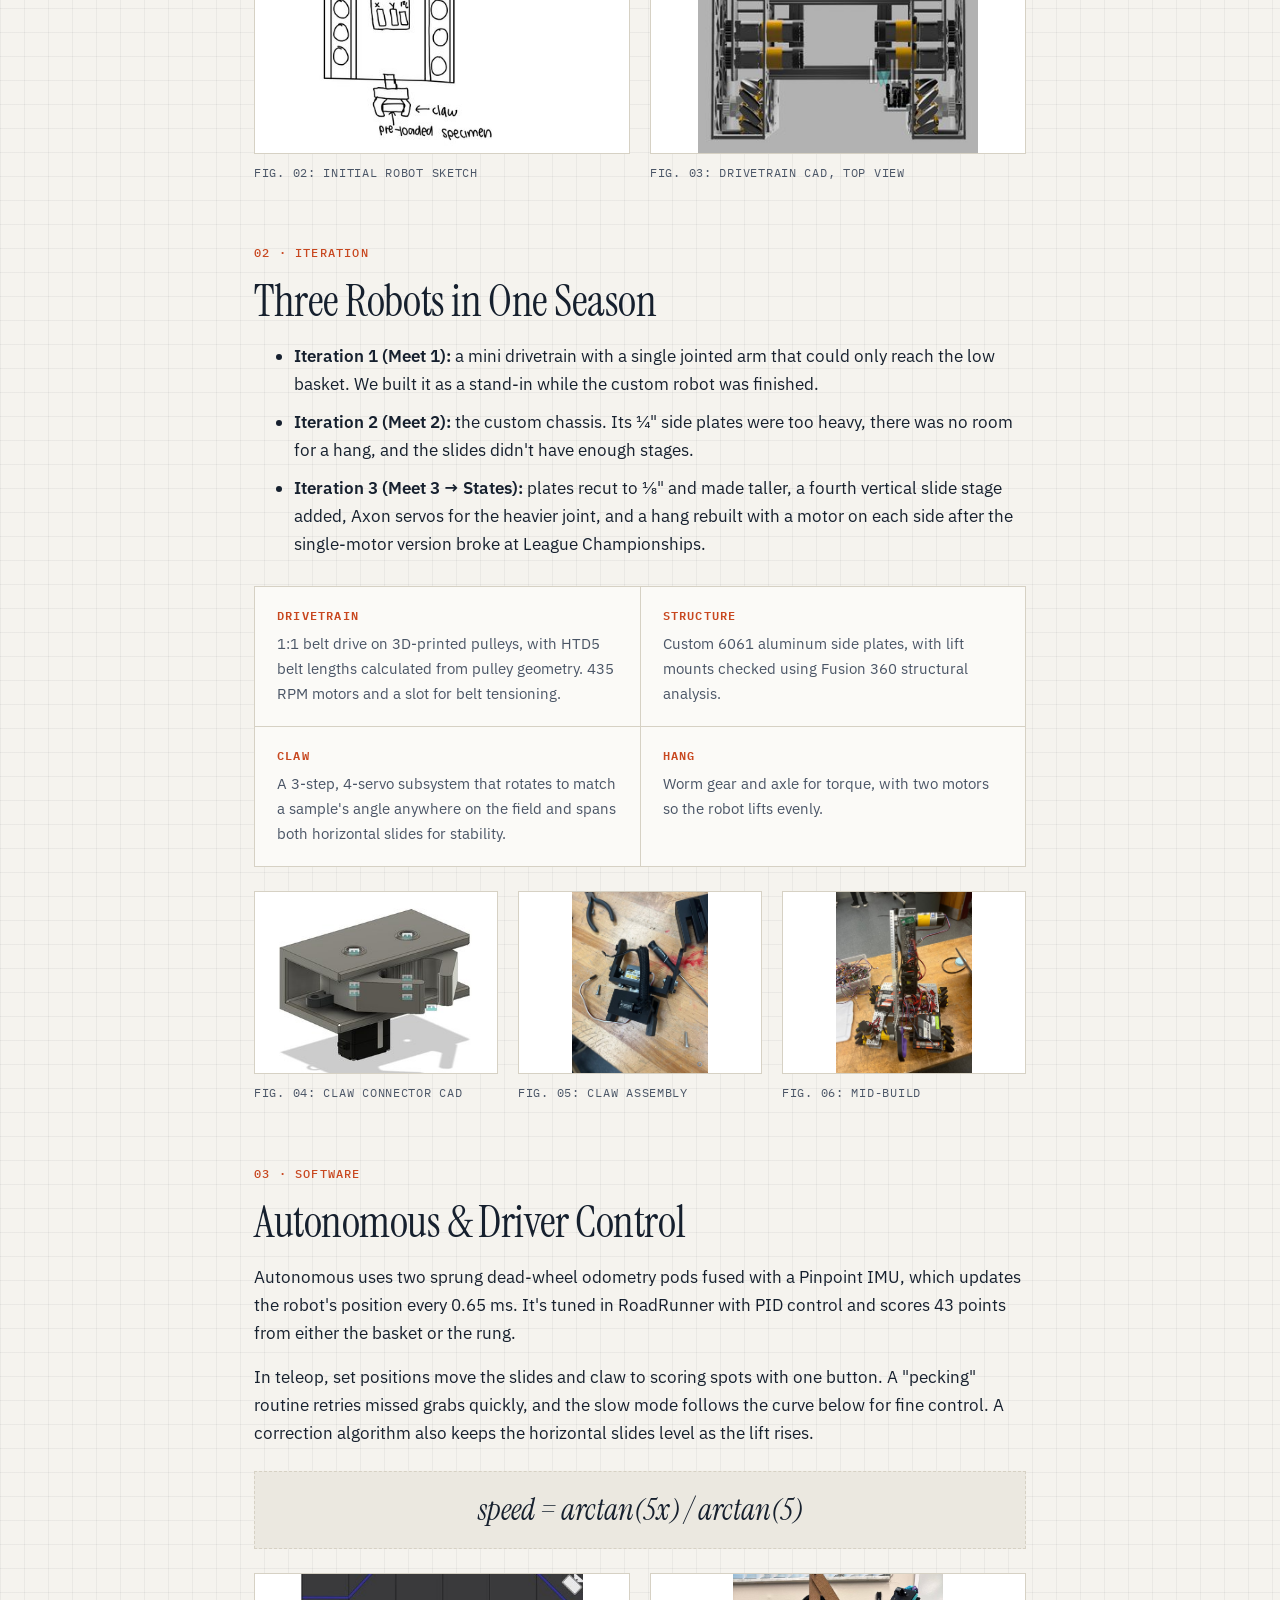
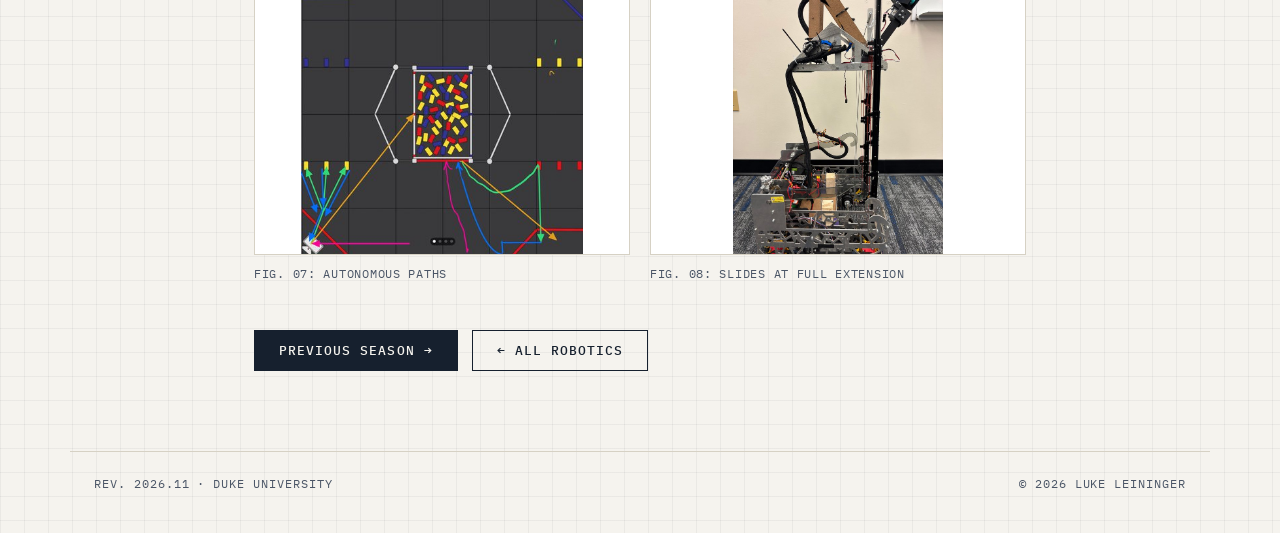
<file: into-the-deep.html>
<!doctype html>
<html lang="en">
<head>
<meta charset="utf-8">
<meta name="viewport" content="width=device-width, initial-scale=1">
<title>FTC Into the Deep Robot | Luke Leininger</title>
<meta name="description" content="Custom FIRST Tech Challenge robot for the 2024–25 Into the Deep season, Team 516 Gears of Fire.">
<link rel="preconnect" href="https://fonts.googleapis.com">
<link rel="preconnect" href="https://fonts.gstatic.com" crossorigin>
<link href="https://fonts.googleapis.com/css2?family=Instrument+Serif:ital@0;1&family=IBM+Plex+Sans:wght@400;500;600&family=IBM+Plex+Mono:wght@400;500&display=swap" rel="stylesheet">
<link rel="stylesheet" href="styles.css">
</head>
<body>

<nav class="top">
  <a class="logo" href="index.html">LL // Index</a>
  <a class="back" href="index.html#robotics">← Back to robotics</a>
</nav>

<header class="p-hero">
  <p class="label">DWG. R-02 · Robotics / FIRST Tech Challenge</p>
  <h1>Custom Robot: <i>Into the Deep</i></h1>
  <p class="desc">Team 516's first <b>fully custom robot</b>: an 18" belt-driven mecanum chassis with <b>four-stage vertical slides</b>, twin horizontal slides, a <b>360° claw</b> and a worm-gear hang, refined over three major iterations in one season.</p>
  <div class="spec-panel">
    <div class="spec-cell"><div class="spec-label">Timeline</div><div class="spec-value">2024–25 season</div></div>
    <div class="spec-cell"><div class="spec-label">Role</div><div class="spec-value">Head of CAD (4th year on the team)</div></div>
    <div class="spec-cell"><div class="spec-label">Stack</div><div class="spec-value">Fusion 360, 3D printing, Java, RoadRunner</div></div>
    <div class="spec-cell"><div class="spec-label">Team</div><div class="spec-value">516 Gears of Fire, 17 members</div></div>
  </div>
</header>

<div class="main-image">
  <div class="fig-frame">
    <img src="assets/img/itd-drivetrain-iso.jpg" alt="Isometric CAD of the custom drivetrain and slide mounts">
    <div class="fig-caption"><span>Fig. 01: Custom drivetrain CAD</span><span>⅛" 6061 aluminum side plates</span></div>
  </div>
</div>

<main class="content">
  <section class="content-section">
    <p class="label">01 · Strategy</p>
    <h2>Designing for the Game</h2>
    <p>Our goal was a robot that could win the league championship by scoring 8+ specimens per match. Since maneuverability mattered less this season, we went with a large 18" chassis, prioritized reach with two sets of slides, and chose a level 2 ascent. The extra 15 points for level 3 weren't worth the cycling time we'd lose.</p>
    <div class="media-grid">
      <div class="media-item"><div class="media-frame"><img src="assets/img/itd-sketch.jpg" alt="Hand sketch of the initial robot design" loading="lazy"></div><div class="media-caption">Fig. 02: Initial robot sketch</div></div>
      <div class="media-item"><div class="media-frame"><img src="assets/img/itd-drivetrain-cad.jpg" alt="Top-view CAD of the drivetrain" loading="lazy"></div><div class="media-caption">Fig. 03: Drivetrain CAD, top view</div></div>
    </div>
  </section>

  <section class="content-section">
    <p class="label">02 · Iteration</p>
    <h2>Three Robots in One Season</h2>
    <ul>
      <li><b>Iteration 1 (Meet 1):</b> a mini drivetrain with a single jointed arm that could only reach the low basket. We built it as a stand-in while the custom robot was finished.</li>
      <li><b>Iteration 2 (Meet 2):</b> the custom chassis. Its ¼" side plates were too heavy, there was no room for a hang, and the slides didn't have enough stages.</li>
      <li><b>Iteration 3 (Meet 3 → States):</b> plates recut to ⅛" and made taller, a fourth vertical slide stage added, Axon servos for the heavier joint, and a hang rebuilt with a motor on each side after the single-motor version broke at League Championships.</li>
    </ul>
    <div class="cap-grid">
      <div class="cap-cell"><h3>Drivetrain</h3><p>1:1 belt drive on 3D-printed pulleys, with HTD5 belt lengths calculated from pulley geometry. 435 RPM motors and a slot for belt tensioning.</p></div>
      <div class="cap-cell"><h3>Structure</h3><p>Custom 6061 aluminum side plates, with lift mounts checked using Fusion 360 structural analysis.</p></div>
      <div class="cap-cell"><h3>Claw</h3><p>A 3-step, 4-servo subsystem that rotates to match a sample's angle anywhere on the field and spans both horizontal slides for stability.</p></div>
      <div class="cap-cell"><h3>Hang</h3><p>Worm gear and axle for torque, with two motors so the robot lifts evenly.</p></div>
    </div>
    <div class="media-grid three">
      <div class="media-item"><div class="media-frame"><img src="assets/img/itd-claw-cad.jpg" alt="CAD of the claw slide connector" loading="lazy"></div><div class="media-caption">Fig. 04: Claw connector CAD</div></div>
      <div class="media-item"><div class="media-frame"><img src="assets/img/itd-claw.jpg" alt="Assembled claw on a workbench" loading="lazy"></div><div class="media-caption">Fig. 05: Claw assembly</div></div>
      <div class="media-item"><div class="media-frame"><img src="assets/img/itd-build.jpg" alt="Robot mid-build with slides and wiring" loading="lazy"></div><div class="media-caption">Fig. 06: Mid-build</div></div>
    </div>
  </section>

  <section class="content-section">
    <p class="label">03 · Software</p>
    <h2>Autonomous &amp; Driver Control</h2>
    <p>Autonomous uses two sprung dead-wheel odometry pods fused with a Pinpoint IMU, which updates the robot's position every 0.65 ms. It's tuned in RoadRunner with PID control and scores 43 points from either the basket or the rung.</p>
    <p>In teleop, set positions move the slides and claw to scoring spots with one button. A "pecking" routine retries missed grabs quickly, and the slow mode follows the curve below for fine control. A correction algorithm also keeps the horizontal slides level as the lift rises.</p>
    <div class="math-block">speed = arctan(5x) / arctan(5)</div>
    <div class="media-grid">
      <div class="media-item"><div class="media-frame"><img src="assets/img/itd-paths.jpg" alt="Field diagram of autonomous paths" loading="lazy"></div><div class="media-caption">Fig. 07: Autonomous paths</div></div>
      <div class="media-item"><div class="media-frame"><img src="assets/img/itd-robot.jpg" alt="Robot with vertical slides extended" loading="lazy"></div><div class="media-caption">Fig. 08: Slides at full extension</div></div>
    </div>
    <div class="links-row">
      <a class="btn btn-primary" href="centerstage.html">Previous season →</a>
      <a class="btn btn-ghost" href="index.html#robotics">← All robotics</a>
    </div>
  </section>
</main>

<footer>
  <span>Rev. 2026.11 · Duke University</span>
  <span>© 2026 Luke Leininger</span>
</footer>

<dialog id="lightbox"><img alt=""><p></p><button type="button" aria-label="Close">×</button></dialog>
<script src="script.js"></script>
</body>
</html>
</file>
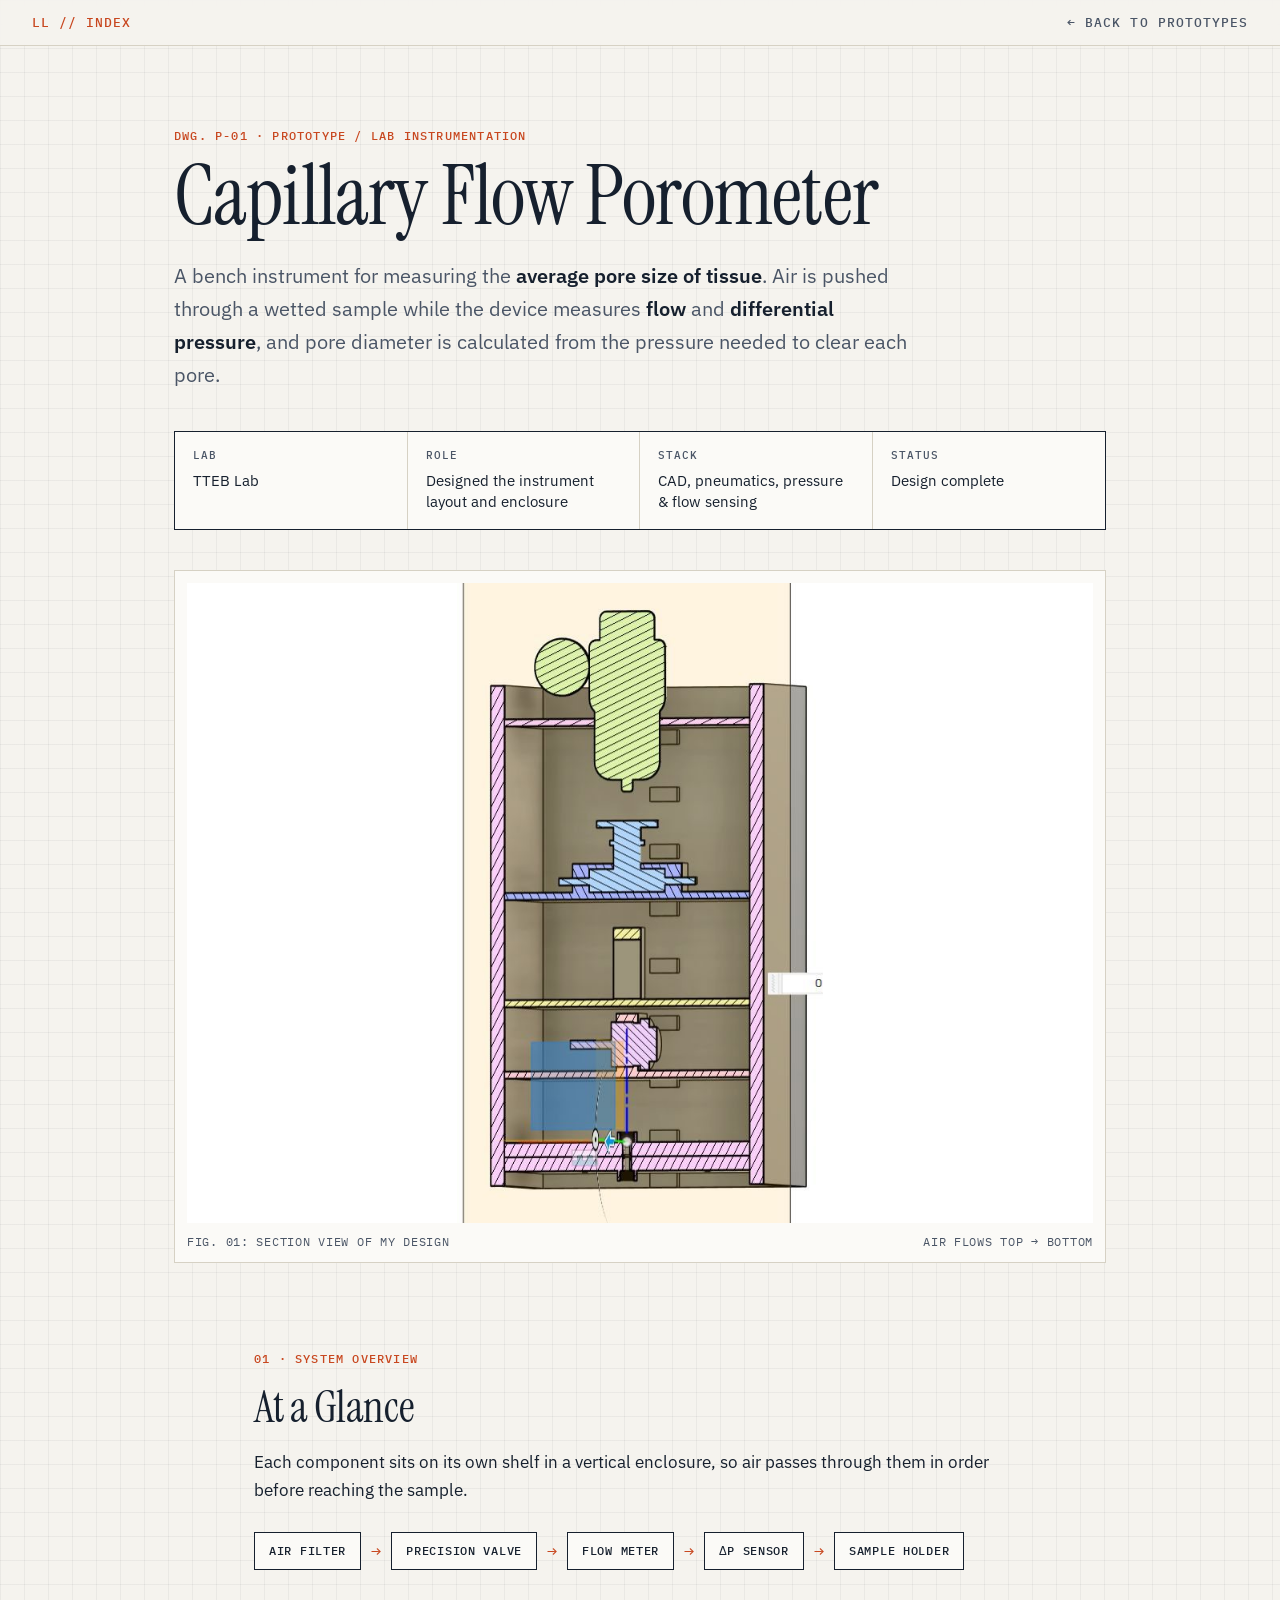
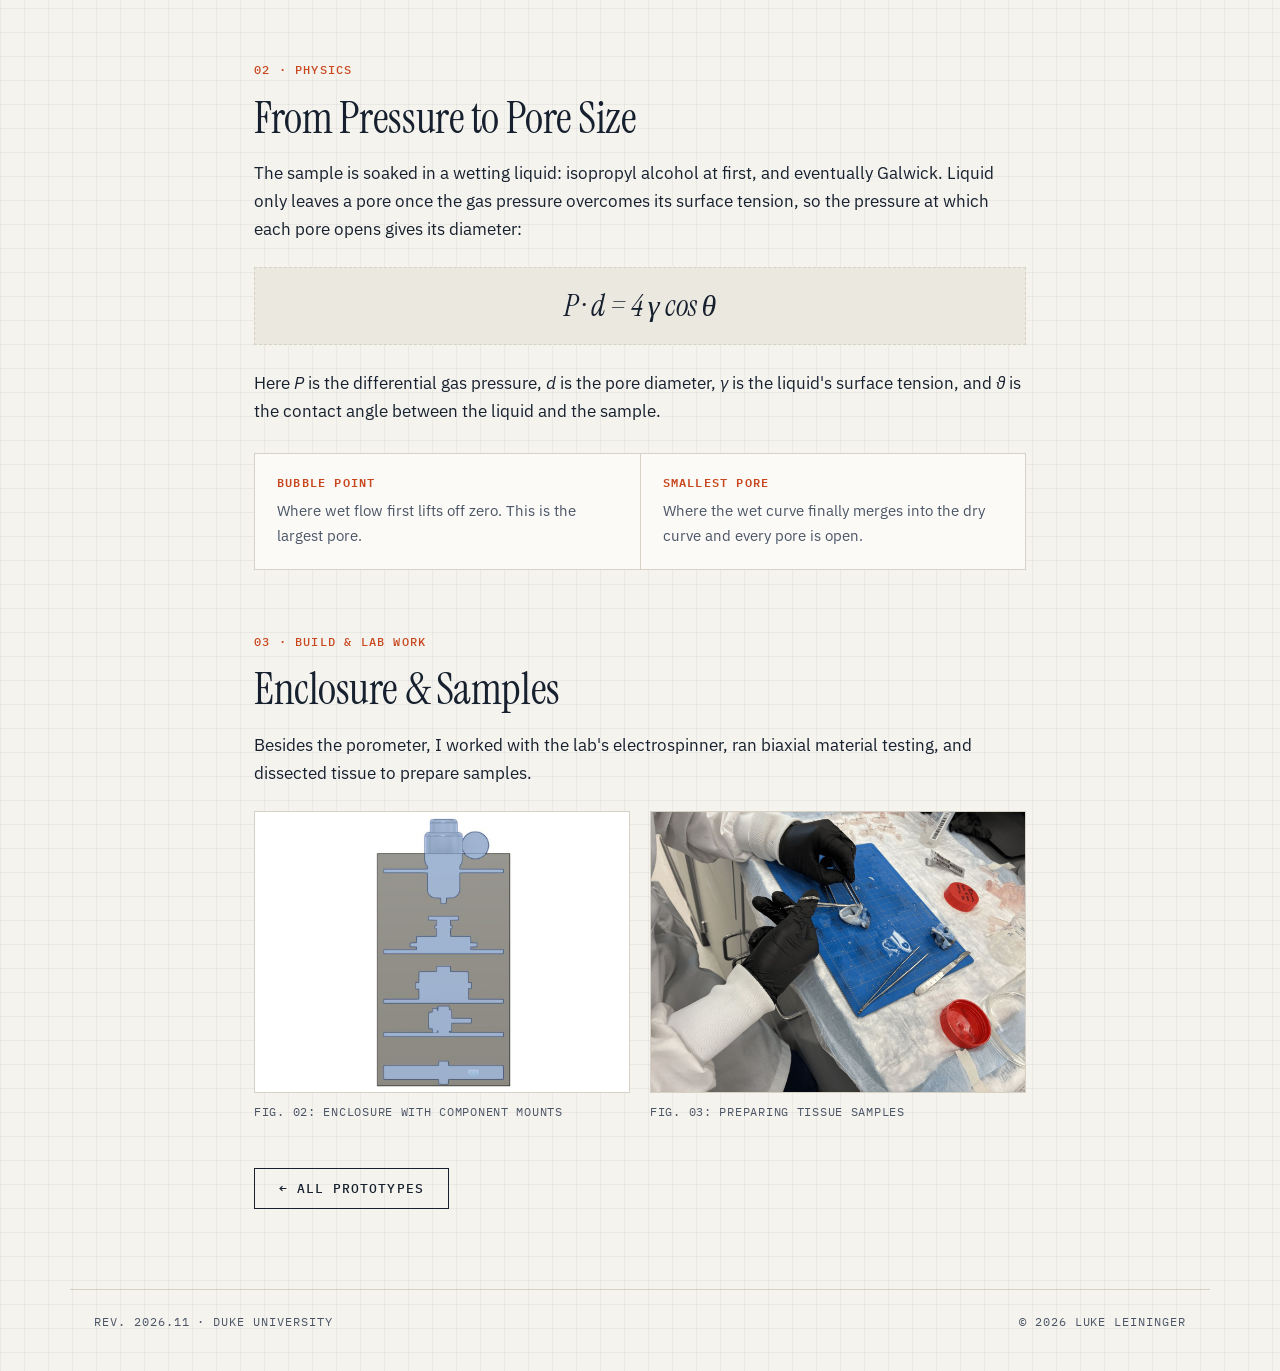
<file: porometer.html>
<!doctype html>
<html lang="en">
<head>
<meta charset="utf-8">
<meta name="viewport" content="width=device-width, initial-scale=1">
<title>Capillary Flow Porometer | Luke Leininger</title>
<meta name="description" content="Design of a capillary flow porometer for measuring tissue pore size.">
<link rel="preconnect" href="https://fonts.googleapis.com">
<link rel="preconnect" href="https://fonts.gstatic.com" crossorigin>
<link href="https://fonts.googleapis.com/css2?family=Instrument+Serif:ital@0;1&family=IBM+Plex+Sans:wght@400;500;600&family=IBM+Plex+Mono:wght@400;500&display=swap" rel="stylesheet">
<link rel="stylesheet" href="styles.css">
</head>
<body>

<nav class="top">
  <a class="logo" href="index.html">LL // Index</a>
  <a class="back" href="index.html#prototypes">← Back to prototypes</a>
</nav>

<header class="p-hero">
  <p class="label">DWG. P-01 · Prototype / Lab instrumentation</p>
  <h1>Capillary Flow Porometer</h1>
  <p class="desc">A bench instrument for measuring the <b>average pore size of tissue</b>. Air is pushed through a wetted sample while the device measures <b>flow</b> and <b>differential pressure</b>, and pore diameter is calculated from the pressure needed to clear each pore.</p>
  <div class="spec-panel">
    <div class="spec-cell"><div class="spec-label">Lab</div><div class="spec-value">TTEB Lab</div></div>
    <div class="spec-cell"><div class="spec-label">Role</div><div class="spec-value">Designed the instrument layout and enclosure</div></div>
    <div class="spec-cell"><div class="spec-label">Stack</div><div class="spec-value">CAD, pneumatics, pressure &amp; flow sensing</div></div>
    <div class="spec-cell"><div class="spec-label">Status</div><div class="spec-value">Design complete</div></div>
  </div>
</header>

<div class="main-image">
  <div class="fig-frame">
    <img src="assets/img/tteb-section.jpg" alt="Section view CAD of the porometer: air filter, precision valve, flow meter, differential pressure sensor and sample holder stacked vertically" style="max-height: 640px">
    <div class="fig-caption"><span>Fig. 01: Section view of my design</span><span>Air flows top → bottom</span></div>
  </div>
</div>

<main class="content">
  <section class="content-section">
    <p class="label">01 · System overview</p>
    <h2>At a Glance</h2>
    <p>Each component sits on its own shelf in a vertical enclosure, so air passes through them in order before reaching the sample.</p>
    <div class="chain">
      <div class="chain-step">Air filter</div><div class="chain-arrow">→</div>
      <div class="chain-step">Precision valve</div><div class="chain-arrow">→</div>
      <div class="chain-step">Flow meter</div><div class="chain-arrow">→</div>
      <div class="chain-step">ΔP sensor</div><div class="chain-arrow">→</div>
      <div class="chain-step">Sample holder</div>
    </div>
  </section>

  <section class="content-section">
    <p class="label">02 · Physics</p>
    <h2>From Pressure to Pore Size</h2>
    <p>The sample is soaked in a wetting liquid: isopropyl alcohol at first, and eventually Galwick. Liquid only leaves a pore once the gas pressure overcomes its surface tension, so the pressure at which each pore opens gives its diameter:</p>
    <div class="math-block">P · d = 4 γ cos θ</div>
    <p>Here <i>P</i> is the differential gas pressure, <i>d</i> is the pore diameter, <i>γ</i> is the liquid's surface tension, and <i>θ</i> is the contact angle between the liquid and the sample.</p>
    <div class="cap-grid">
      <div class="cap-cell"><h3>Bubble point</h3><p>Where wet flow first lifts off zero. This is the largest pore.</p></div>
      <div class="cap-cell"><h3>Smallest pore</h3><p>Where the wet curve finally merges into the dry curve and every pore is open.</p></div>
    </div>
  </section>

  <section class="content-section">
    <p class="label">03 · Build &amp; lab work</p>
    <h2>Enclosure &amp; Samples</h2>
    <p>Besides the porometer, I worked with the lab's electrospinner, ran biaxial material testing, and dissected tissue to prepare samples.</p>
    <div class="media-grid">
      <div class="media-item"><div class="media-frame"><img src="assets/img/tteb-layout.jpg" alt="Front view of the enclosure with cutouts for each component" loading="lazy"></div><div class="media-caption">Fig. 02: Enclosure with component mounts</div></div>
      <div class="media-item"><div class="media-frame"><img src="assets/img/tteb-dissection.jpg" alt="Gloved hands dissecting tissue on a cutting mat" loading="lazy" style="object-fit: cover"></div><div class="media-caption">Fig. 03: Preparing tissue samples</div></div>
    </div>
    <div class="links-row">
      <a class="btn btn-ghost" href="index.html#prototypes">← All prototypes</a>
    </div>
  </section>
</main>

<footer>
  <span>Rev. 2026.11 · Duke University</span>
  <span>© 2026 Luke Leininger</span>
</footer>

<dialog id="lightbox"><img alt=""><p></p><button type="button" aria-label="Close">×</button></dialog>
<script src="script.js"></script>
</body>
</html>
</file>
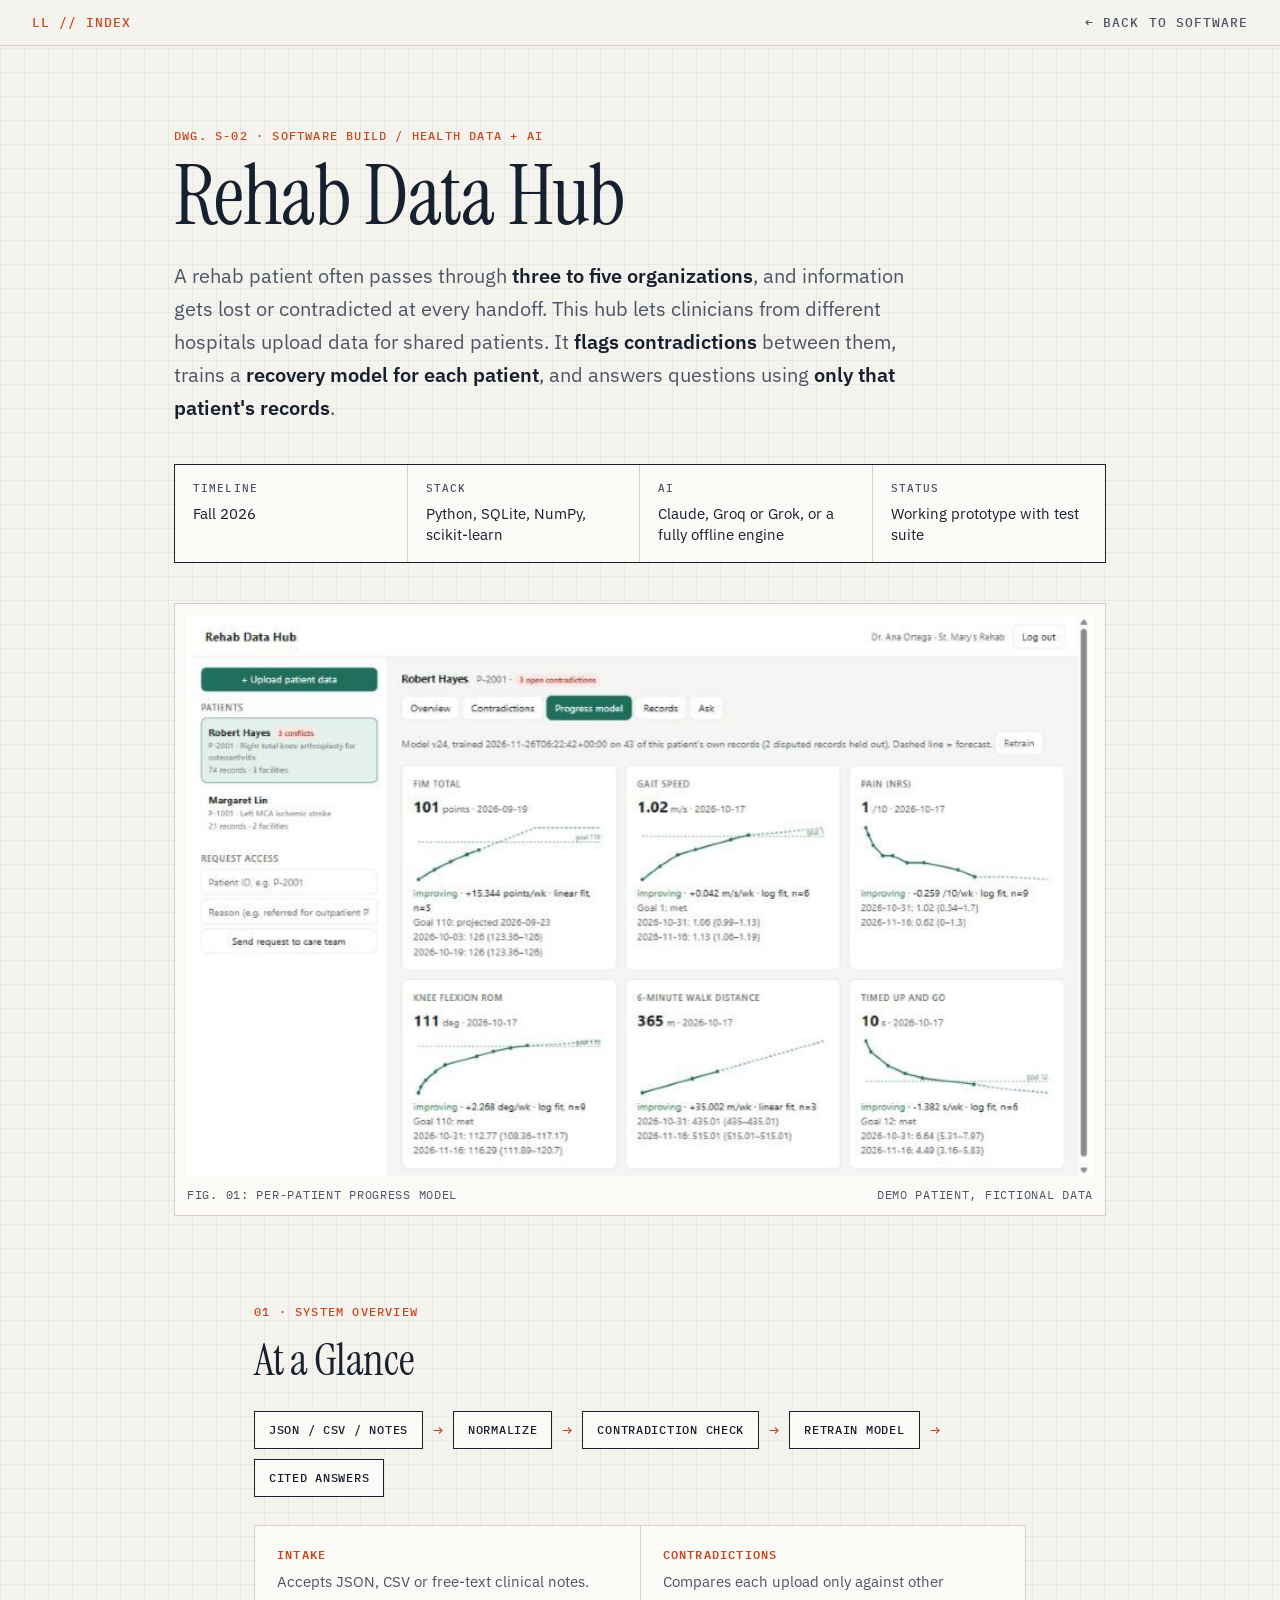
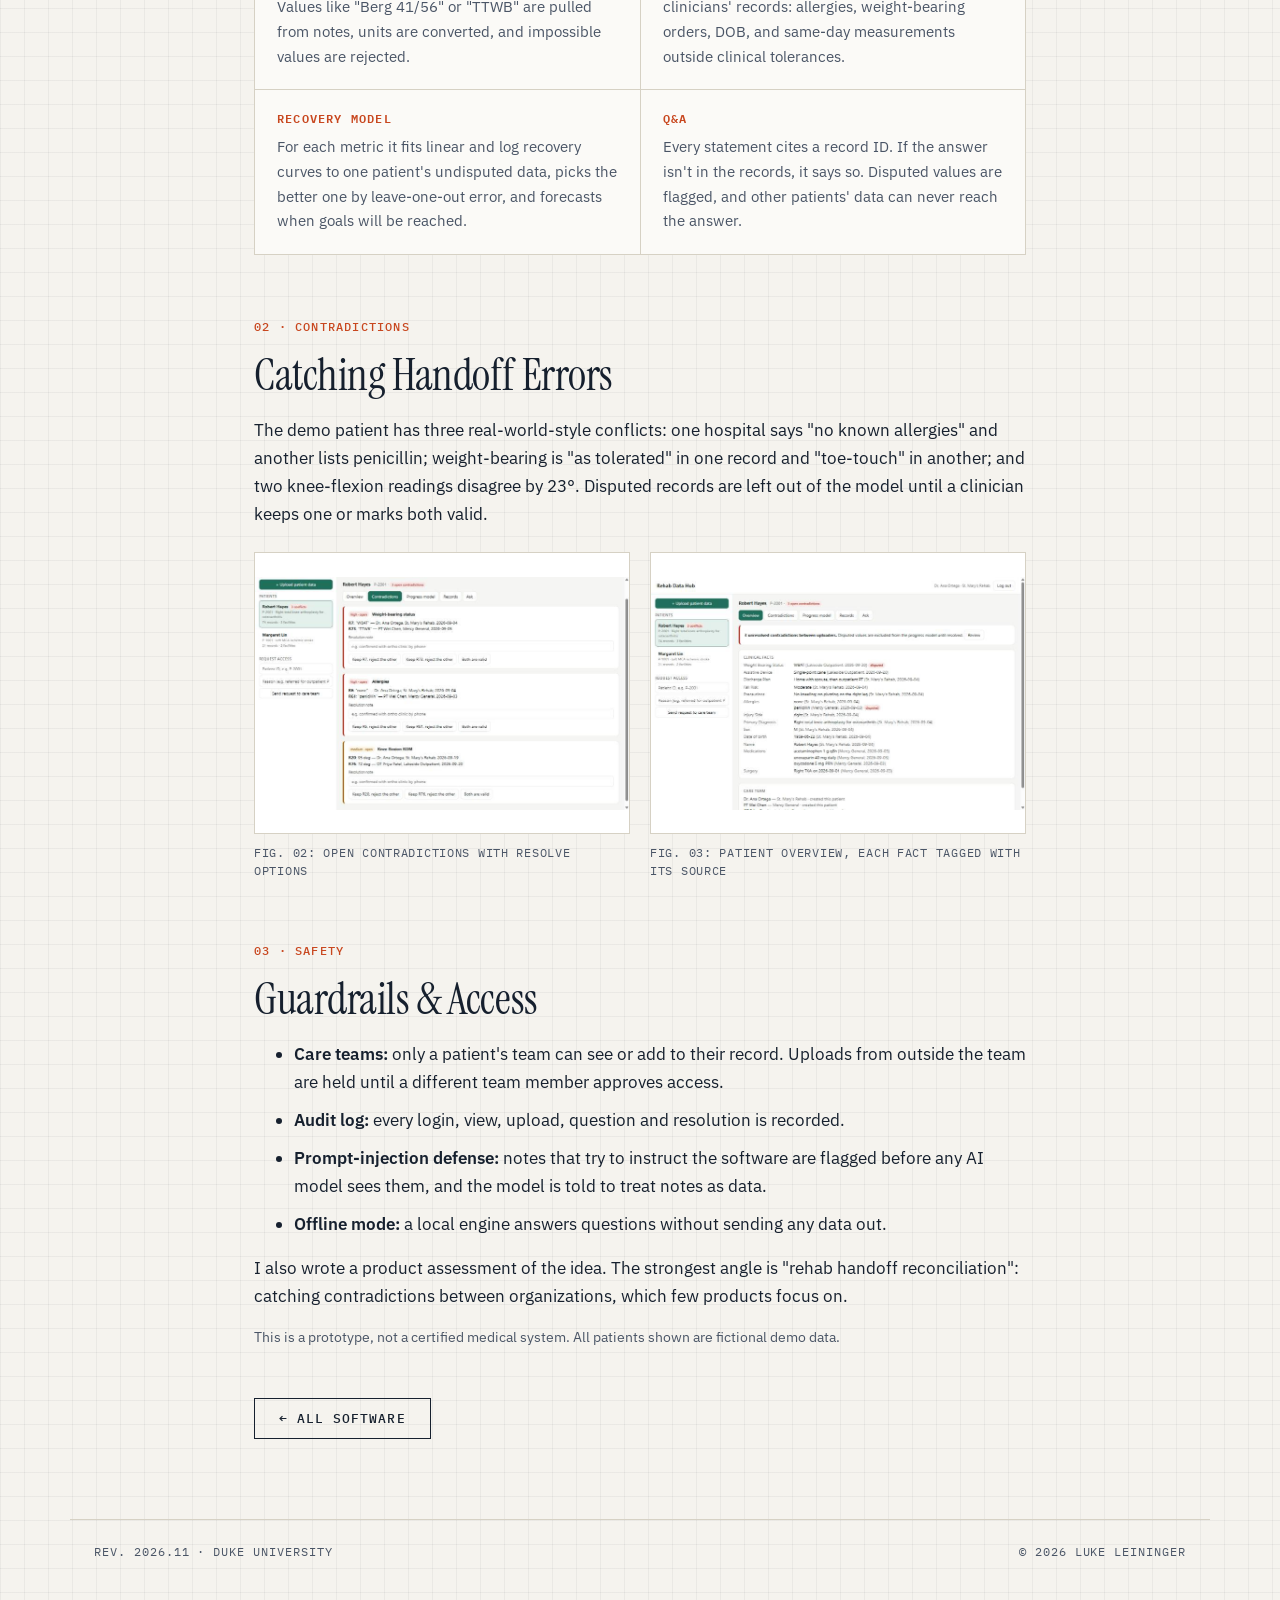
<file: rehab-hub.html>
<!doctype html>
<html lang="en">
<head>
<meta charset="utf-8">
<meta name="viewport" content="width=device-width, initial-scale=1">
<title>Rehab Data Hub | Luke Leininger</title>
<meta name="description" content="A shared rehab record across hospitals with per-patient recovery models, contradiction detection and record-cited AI answers.">
<link rel="preconnect" href="https://fonts.googleapis.com">
<link rel="preconnect" href="https://fonts.gstatic.com" crossorigin>
<link href="https://fonts.googleapis.com/css2?family=Instrument+Serif:ital@0;1&family=IBM+Plex+Sans:wght@400;500;600&family=IBM+Plex+Mono:wght@400;500&display=swap" rel="stylesheet">
<link rel="stylesheet" href="styles.css">
</head>
<body>

<nav class="top">
  <a class="logo" href="index.html">LL // Index</a>
  <a class="back" href="index.html#software">← Back to software</a>
</nav>

<header class="p-hero">
  <p class="label">DWG. S-02 · Software build / Health data + AI</p>
  <h1>Rehab Data Hub</h1>
  <p class="desc">A rehab patient often passes through <b>three to five organizations</b>, and information gets lost or contradicted at every handoff. This hub lets clinicians from different hospitals upload data for shared patients. It <b>flags contradictions</b> between them, trains a <b>recovery model for each patient</b>, and answers questions using <b>only that patient's records</b>.</p>
  <div class="spec-panel">
    <div class="spec-cell"><div class="spec-label">Timeline</div><div class="spec-value">Fall 2026</div></div>
    <div class="spec-cell"><div class="spec-label">Stack</div><div class="spec-value">Python, SQLite, NumPy, scikit-learn</div></div>
    <div class="spec-cell"><div class="spec-label">AI</div><div class="spec-value">Claude, Groq or Grok, or a fully offline engine</div></div>
    <div class="spec-cell"><div class="spec-label">Status</div><div class="spec-value">Working prototype with test suite</div></div>
  </div>
</header>

<div class="main-image">
  <div class="fig-frame">
    <img src="assets/img/rehab-model.jpg" alt="Progress model tab showing recovery curves for FIM, gait speed, pain, knee flexion, 6-minute walk and timed up and go">
    <div class="fig-caption"><span>Fig. 01: Per-patient progress model</span><span>Demo patient, fictional data</span></div>
  </div>
</div>

<main class="content">
  <section class="content-section">
    <p class="label">01 · System overview</p>
    <h2>At a Glance</h2>
    <div class="chain">
      <div class="chain-step">JSON / CSV / notes</div><div class="chain-arrow">→</div>
      <div class="chain-step">Normalize</div><div class="chain-arrow">→</div>
      <div class="chain-step">Contradiction check</div><div class="chain-arrow">→</div>
      <div class="chain-step">Retrain model</div><div class="chain-arrow">→</div>
      <div class="chain-step">Cited answers</div>
    </div>
    <div class="cap-grid">
      <div class="cap-cell"><h3>Intake</h3><p>Accepts JSON, CSV or free-text clinical notes. Values like "Berg 41/56" or "TTWB" are pulled from notes, units are converted, and impossible values are rejected.</p></div>
      <div class="cap-cell"><h3>Contradictions</h3><p>Compares each upload only against other clinicians' records: allergies, weight-bearing orders, DOB, and same-day measurements outside clinical tolerances.</p></div>
      <div class="cap-cell"><h3>Recovery model</h3><p>For each metric it fits linear and log recovery curves to one patient's undisputed data, picks the better one by leave-one-out error, and forecasts when goals will be reached.</p></div>
      <div class="cap-cell"><h3>Q&amp;A</h3><p>Every statement cites a record ID. If the answer isn't in the records, it says so. Disputed values are flagged, and other patients' data can never reach the answer.</p></div>
    </div>
  </section>

  <section class="content-section">
    <p class="label">02 · Contradictions</p>
    <h2>Catching Handoff Errors</h2>
    <p>The demo patient has three real-world-style conflicts: one hospital says "no known allergies" and another lists penicillin; weight-bearing is "as tolerated" in one record and "toe-touch" in another; and two knee-flexion readings disagree by 23°. Disputed records are left out of the model until a clinician keeps one or marks both valid.</p>
    <div class="media-grid">
      <div class="media-item"><div class="media-frame"><img src="assets/img/rehab-conflicts.jpg" alt="Contradictions tab listing weight-bearing, allergy and knee flexion conflicts" loading="lazy"></div><div class="media-caption">Fig. 02: Open contradictions with resolve options</div></div>
      <div class="media-item"><div class="media-frame"><img src="assets/img/rehab-overview.jpg" alt="Patient overview with clinical facts and disputed values tagged" loading="lazy"></div><div class="media-caption">Fig. 03: Patient overview, each fact tagged with its source</div></div>
    </div>
  </section>

  <section class="content-section">
    <p class="label">03 · Safety</p>
    <h2>Guardrails &amp; Access</h2>
    <ul>
      <li><b>Care teams:</b> only a patient's team can see or add to their record. Uploads from outside the team are held until a different team member approves access.</li>
      <li><b>Audit log:</b> every login, view, upload, question and resolution is recorded.</li>
      <li><b>Prompt-injection defense:</b> notes that try to instruct the software are flagged before any AI model sees them, and the model is told to treat notes as data.</li>
      <li><b>Offline mode:</b> a local engine answers questions without sending any data out.</li>
    </ul>
    <p>I also wrote a product assessment of the idea. The strongest angle is "rehab handoff reconciliation": catching contradictions between organizations, which few products focus on.</p>
    <p style="font-size: 14px; color: var(--ink-2)">This is a prototype, not a certified medical system. All patients shown are fictional demo data.</p>
    <div class="links-row">
      <a class="btn btn-ghost" href="index.html#software">← All software</a>
    </div>
  </section>
</main>

<footer>
  <span>Rev. 2026.11 · Duke University</span>
  <span>© 2026 Luke Leininger</span>
</footer>

<dialog id="lightbox"><img alt=""><p></p><button type="button" aria-label="Close">×</button></dialog>
<script src="script.js"></script>
</body>
</html>
</file>
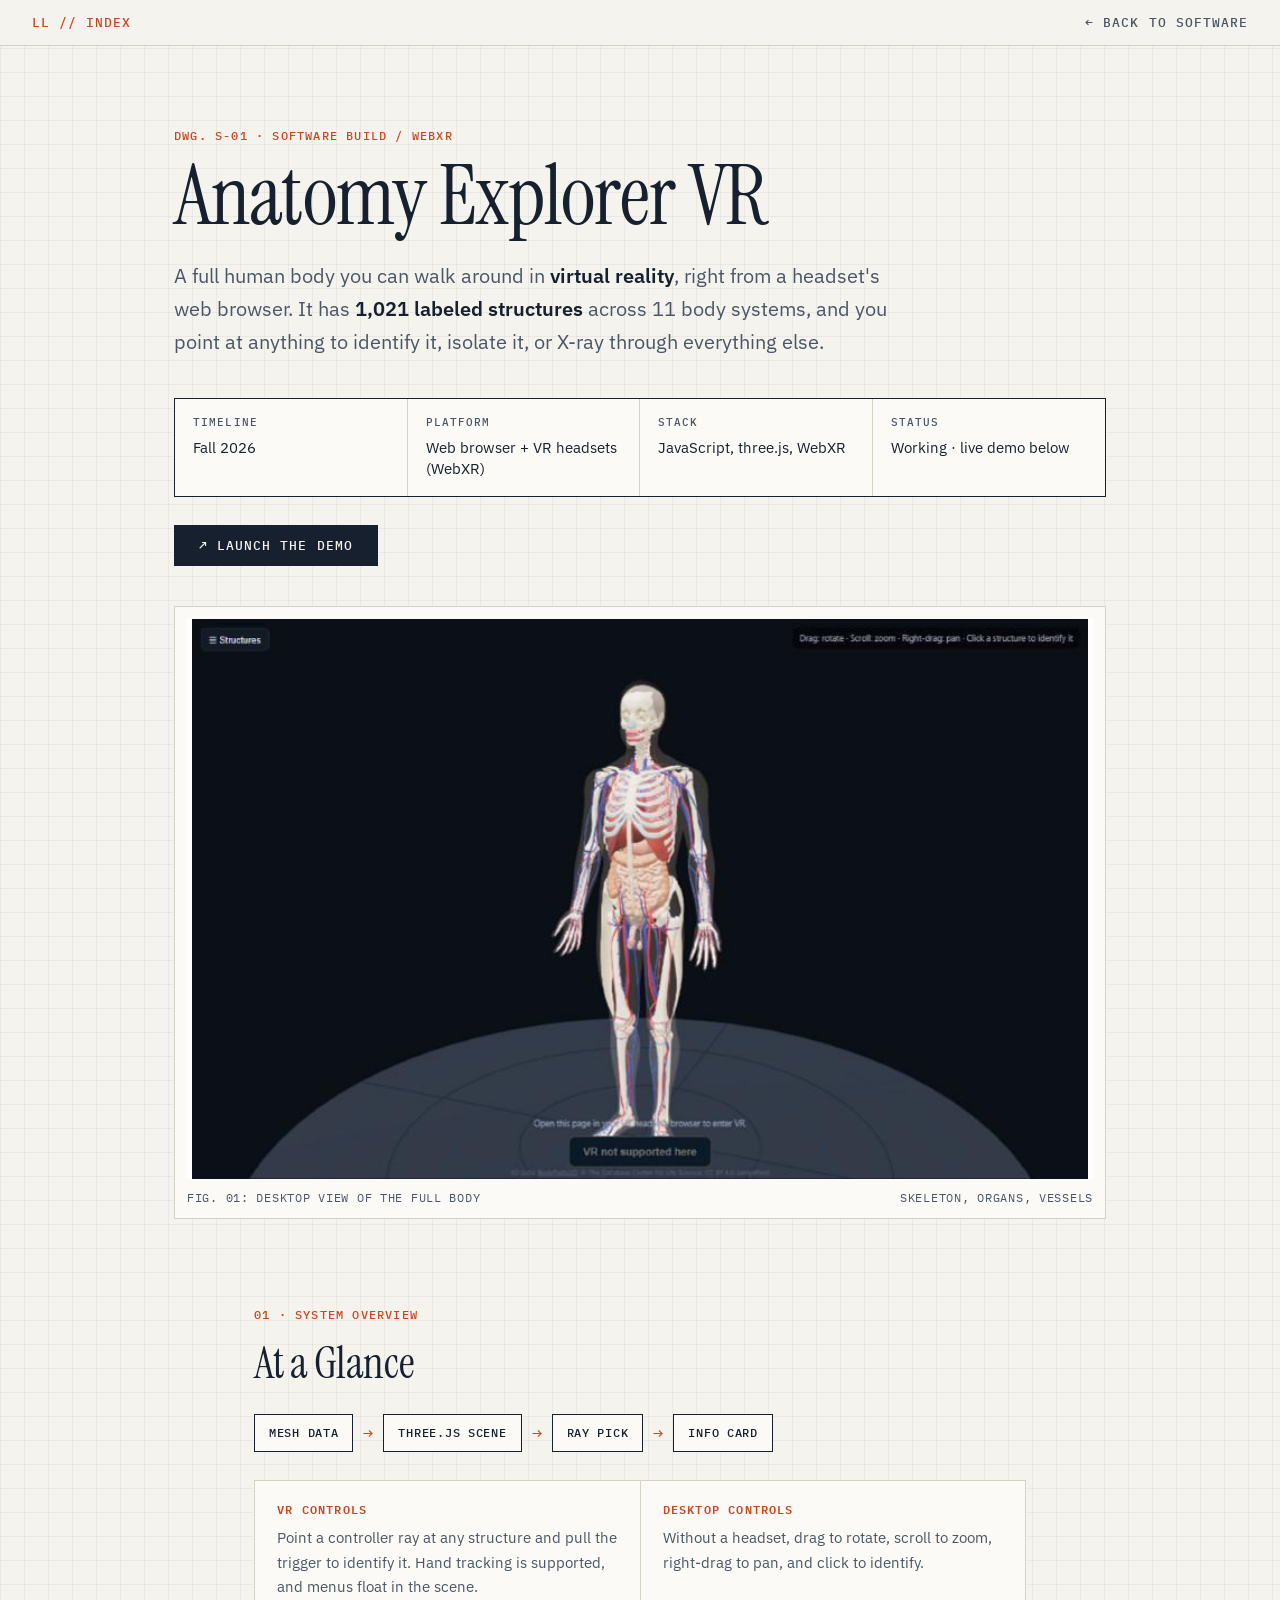
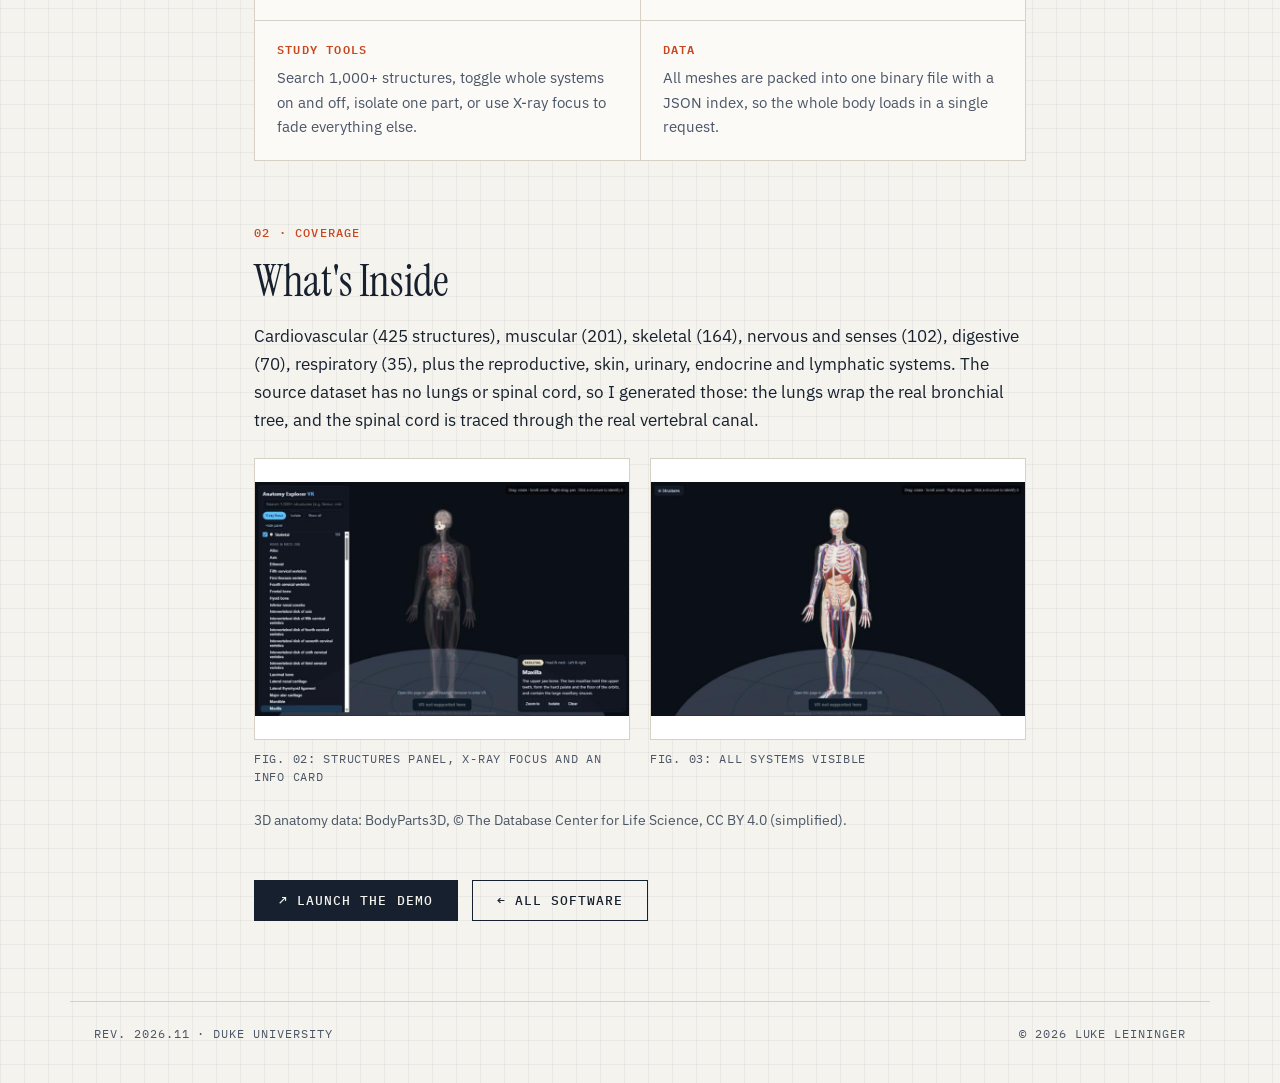
<file: vr-anatomy.html>
<!doctype html>
<html lang="en">
<head>
<meta charset="utf-8">
<meta name="viewport" content="width=device-width, initial-scale=1">
<title>Anatomy Explorer VR | Luke Leininger</title>
<meta name="description" content="A browser-based virtual reality anatomy explorer with over 1,000 labeled human structures.">
<link rel="preconnect" href="https://fonts.googleapis.com">
<link rel="preconnect" href="https://fonts.gstatic.com" crossorigin>
<link href="https://fonts.googleapis.com/css2?family=Instrument+Serif:ital@0;1&family=IBM+Plex+Sans:wght@400;500;600&family=IBM+Plex+Mono:wght@400;500&display=swap" rel="stylesheet">
<link rel="stylesheet" href="styles.css">
</head>
<body>

<nav class="top">
  <a class="logo" href="index.html">LL // Index</a>
  <a class="back" href="index.html#software">← Back to software</a>
</nav>

<header class="p-hero">
  <p class="label">DWG. S-01 · Software build / WebXR</p>
  <h1>Anatomy Explorer VR</h1>
  <p class="desc">A full human body you can walk around in <b>virtual reality</b>, right from a headset's web browser. It has <b>1,021 labeled structures</b> across 11 body systems, and you point at anything to identify it, isolate it, or X-ray through everything else.</p>
  <div class="spec-panel">
    <div class="spec-cell"><div class="spec-label">Timeline</div><div class="spec-value">Fall 2026</div></div>
    <div class="spec-cell"><div class="spec-label">Platform</div><div class="spec-value">Web browser + VR headsets (WebXR)</div></div>
    <div class="spec-cell"><div class="spec-label">Stack</div><div class="spec-value">JavaScript, three.js, WebXR</div></div>
    <div class="spec-cell"><div class="spec-label">Status</div><div class="spec-value">Working · live demo below</div></div>
  </div>
  <div class="links-row" style="margin-top: 28px">
    <a class="btn btn-primary" href="demos/vr-anatomy/" target="_blank" rel="noopener">↗ Launch the demo</a>
  </div>
</header>

<div class="main-image">
  <div class="fig-frame">
    <img src="assets/img/vr-body.jpg" alt="Full-body anatomy model standing on a circular floor in the desktop view">
    <div class="fig-caption"><span>Fig. 01: Desktop view of the full body</span><span>Skeleton, organs, vessels</span></div>
  </div>
</div>

<main class="content">
  <section class="content-section">
    <p class="label">01 · System overview</p>
    <h2>At a Glance</h2>
    <div class="chain">
      <div class="chain-step">Mesh data</div><div class="chain-arrow">→</div>
      <div class="chain-step">three.js scene</div><div class="chain-arrow">→</div>
      <div class="chain-step">Ray pick</div><div class="chain-arrow">→</div>
      <div class="chain-step">Info card</div>
    </div>
    <div class="cap-grid">
      <div class="cap-cell"><h3>VR controls</h3><p>Point a controller ray at any structure and pull the trigger to identify it. Hand tracking is supported, and menus float in the scene.</p></div>
      <div class="cap-cell"><h3>Desktop controls</h3><p>Without a headset, drag to rotate, scroll to zoom, right-drag to pan, and click to identify.</p></div>
      <div class="cap-cell"><h3>Study tools</h3><p>Search 1,000+ structures, toggle whole systems on and off, isolate one part, or use X-ray focus to fade everything else.</p></div>
      <div class="cap-cell"><h3>Data</h3><p>All meshes are packed into one binary file with a JSON index, so the whole body loads in a single request.</p></div>
    </div>
  </section>

  <section class="content-section">
    <p class="label">02 · Coverage</p>
    <h2>What's Inside</h2>
    <p>Cardiovascular (425 structures), muscular (201), skeletal (164), nervous and senses (102), digestive (70), respiratory (35), plus the reproductive, skin, urinary, endocrine and lymphatic systems. The source dataset has no lungs or spinal cord, so I generated those: the lungs wrap the real bronchial tree, and the spinal cord is traced through the real vertebral canal.</p>
    <div class="media-grid">
      <div class="media-item"><div class="media-frame"><img src="assets/img/vr-explore.jpg" alt="Structures panel open with X-ray focus on and the maxilla selected" loading="lazy"></div><div class="media-caption">Fig. 02: Structures panel, X-ray focus and an info card</div></div>
      <div class="media-item"><div class="media-frame"><img src="assets/img/vr-body.jpg" alt="Full-body view" loading="lazy"></div><div class="media-caption">Fig. 03: All systems visible</div></div>
    </div>
    <p style="margin-top: 24px; font-size: 14px; color: var(--ink-2)">3D anatomy data: BodyParts3D, © The Database Center for Life Science, CC BY 4.0 (simplified).</p>
    <div class="links-row">
      <a class="btn btn-primary" href="demos/vr-anatomy/" target="_blank" rel="noopener">↗ Launch the demo</a>
      <a class="btn btn-ghost" href="index.html#software">← All software</a>
    </div>
  </section>
</main>

<footer>
  <span>Rev. 2026.11 · Duke University</span>
  <span>© 2026 Luke Leininger</span>
</footer>

<dialog id="lightbox"><img alt=""><p></p><button type="button" aria-label="Close">×</button></dialog>
<script src="script.js"></script>
</body>
</html>
</file>
<file: styles.css>
:root {
  --paper: #f5f3ee;
  --paper-2: #ebe8e0;
  --card: #fbfaf7;
  --ink: #16202e;
  --ink-2: #4a5566;
  --rule: #d6d1c4;
  --grid: rgba(22, 32, 46, 0.05);
  --accent: #c8471f;
  --accent-soft: rgba(200, 71, 31, 0.35);
  --pass: #2d7a46;
  --model: #c9ced6;
  --serif: "Instrument Serif", Georgia, serif;
  --sans: "IBM Plex Sans", system-ui, sans-serif;
  --mono: "IBM Plex Mono", ui-monospace, monospace;
}
@media (prefers-color-scheme: dark) {
  :root:not([data-theme="light"]) {
    --paper: #12161d;
    --paper-2: #1a2029;
    --card: #161b23;
    --ink: #e8e5dd;
    --ink-2: #a3abb8;
    --rule: #2c3440;
    --grid: rgba(232, 229, 221, 0.04);
    --accent: #ef7a4f;
    --accent-soft: rgba(239, 122, 79, 0.4);
    --pass: #6bc58a;
    --model: #aeb6c2;
  }
}

* { box-sizing: border-box; }
html { scroll-behavior: smooth; scroll-padding-top: 72px; }
body {
  margin: 0;
  background-color: var(--paper);
  background-image:
    linear-gradient(var(--grid) 1px, transparent 1px),
    linear-gradient(90deg, var(--grid) 1px, transparent 1px);
  background-size: 24px 24px;
  color: var(--ink);
  font: 400 17px/1.65 var(--sans);
  -webkit-font-smoothing: antialiased;
}
img { max-width: 100%; display: block; }
a { color: inherit; }
b { font-weight: 600; }

/* nav */
nav.top {
  position: fixed; top: 0; left: 0; right: 0; z-index: 10;
  display: flex; justify-content: space-between; align-items: center;
  padding: 16px 32px;
  background: color-mix(in srgb, var(--paper) 88%, transparent);
  backdrop-filter: blur(8px);
  border-bottom: 1px solid var(--rule);
  font: 500 13px/1 var(--mono); letter-spacing: 0.08em; text-transform: uppercase;
}
nav.top a { text-decoration: none; }
nav.top .logo { color: var(--accent); }
nav.top ul { display: flex; gap: 28px; list-style: none; margin: 0; padding: 0; }
nav.top ul a, nav.top .back { color: var(--ink-2); }
nav.top ul a:hover, nav.top .back:hover { color: var(--accent); }

/* shared bits */
.label {
  font: 500 12px/1.4 var(--mono); letter-spacing: 0.1em; text-transform: uppercase;
  color: var(--accent); margin: 0 0 10px;
}
h1, h2 { font-family: var(--serif); font-weight: 400; letter-spacing: -0.01em; margin: 0; }
.btn {
  display: inline-block; padding: 13px 24px; border: 1px solid var(--ink);
  font: 500 13px/1 var(--mono); letter-spacing: 0.08em; text-transform: uppercase;
  text-decoration: none; transition: background 0.2s, color 0.2s, border-color 0.2s;
  background: none; color: inherit; cursor: pointer;
}
.btn-primary { background: var(--ink); color: var(--paper); }
.btn-primary:hover { background: var(--accent); border-color: var(--accent); }
.btn-ghost:hover { border-color: var(--accent); color: var(--accent); }

/* home: hero */
.hero {
  min-height: 92vh; display: flex; align-items: center; justify-content: center;
  text-align: center; padding: 110px 24px 56px;
}
.hero-inner { max-width: 760px; }
.hero-eyebrow {
  display: inline-block; padding: 8px 18px; margin-bottom: 32px;
  border: 1px solid var(--accent-soft); color: var(--accent);
  font: 500 12px/1.4 var(--mono); letter-spacing: 0.14em; text-transform: uppercase;
}
.hero h1 { font-size: clamp(56px, 10vw, 120px); line-height: 0.92; }
.hero h1 em { display: block; color: var(--accent); font-size: 0.62em; margin-top: 10px; }
.hero-bio { font-size: 19px; color: var(--ink-2); margin: 32px auto 36px; max-width: 58ch; }
.hero-bio b { color: var(--ink); }
.hero-cta { display: flex; gap: 14px; justify-content: center; flex-wrap: wrap; }

/* home: projects */
.section { max-width: 1140px; margin: 0 auto; padding: 72px 24px; }
.section-title { font-size: clamp(40px, 5.5vw, 64px); line-height: 1; margin-bottom: 40px; }
.grid { display: grid; grid-template-columns: repeat(auto-fill, minmax(320px, 1fr)); gap: 28px; }
.grid.small { grid-template-columns: repeat(auto-fill, minmax(300px, 1fr)); }
.card {
  position: relative; display: flex; flex-direction: column;
  background: var(--card); border: 1px solid var(--rule);
  transition: transform 0.25s, box-shadow 0.25s, border-color 0.25s;
}
.card:hover { transform: translateY(-4px); border-color: var(--accent-soft); box-shadow: 0 14px 30px rgba(0,0,0,0.08); }
.dwg {
  position: absolute; top: -9px; right: 16px; z-index: 1;
  padding: 0 8px; background: var(--paper); color: var(--ink-2);
  font: 500 11px/18px var(--mono); letter-spacing: 0.1em;
}
.card-img { height: 220px; border-bottom: 1px solid var(--rule); background: #fff; overflow: hidden; }
.card-img img { width: 100%; height: 100%; object-fit: cover; }
.card-img.contain img { object-fit: contain; padding: 12px; }
.card-img.placeholder {
  display: grid; place-items: center; background: var(--paper-2);
  background-image: repeating-linear-gradient(45deg, transparent 0 10px, var(--grid) 10px 11px);
  font: 500 12px/1 var(--mono); letter-spacing: 0.12em; color: var(--ink-2); text-transform: uppercase;
}
.card-body { padding: 22px 22px 24px; display: flex; flex-direction: column; flex: 1; }
.tags { display: flex; flex-wrap: wrap; gap: 6px; margin-bottom: 14px; }
.tag {
  padding: 3px 8px; border: 1px solid var(--accent-soft); color: var(--accent);
  font: 500 10.5px/1.3 var(--mono); letter-spacing: 0.08em; text-transform: uppercase;
}
.card h3 { font: 400 28px/1.1 var(--serif); margin: 0 0 10px; }
.card p { font-size: 15px; color: var(--ink-2); margin: 0 0 18px; flex: 1; }
.card-link { font: 500 12px/1 var(--mono); letter-spacing: 0.1em; text-transform: uppercase; color: var(--accent); text-decoration: none; }
.card-link:hover { text-decoration: underline; }
.card-link.muted { color: var(--ink-2); }

.appendix { margin-top: 88px; padding-top: 40px; border-top: 1px dashed var(--rule); }
.appendix h3 { font: 400 36px/1.1 var(--serif); margin: 0 0 8px; }
.appendix > p { color: var(--ink-2); margin: 0 0 36px; max-width: 60ch; }

/* home: contact */
.contact { text-align: center; padding: 96px 24px 120px; }
.contact p { color: var(--ink-2); max-width: 52ch; margin: 0 auto 32px; }
.contact .section-title { margin-bottom: 20px; }
.mail-fallback {
  max-width: 420px; margin: 24px auto 0; padding: 16px 20px;
  border: 1px dashed var(--accent-soft); background: var(--card);
}
.mail-fallback p { margin: 0 0 10px !important; font-size: 15px; }
.mail-fallback .card-links { justify-content: center; }
.contact .contact-email { margin: 18px auto 0; font: 400 14px/1.4 var(--mono); letter-spacing: 0.04em; color: var(--ink-2); user-select: all; }

footer {
  display: flex; justify-content: space-between; gap: 16px; flex-wrap: wrap;
  max-width: 1140px; margin: 0 auto; padding: 24px 24px 40px;
  border-top: 1px solid var(--rule);
  font: 400 12px/1.4 var(--mono); letter-spacing: 0.08em; text-transform: uppercase; color: var(--ink-2);
}

/* project page */
.p-hero { max-width: 980px; margin: 0 auto; padding: 128px 24px 40px; }
.p-hero h1 { font-size: clamp(44px, 7vw, 84px); line-height: 0.98; margin: 6px 0 22px; }
.p-hero .desc { font-size: 20px; color: var(--ink-2); max-width: 62ch; margin: 0 0 40px; }
.p-hero .desc b { color: var(--ink); }
.spec-panel { display: grid; grid-template-columns: repeat(4, 1fr); border: 1px solid var(--ink); background: var(--card); }
.spec-cell { padding: 16px 18px; border-right: 1px solid var(--rule); }
.spec-cell:last-child { border-right: 0; }
.spec-label { font: 500 11px/1.4 var(--mono); letter-spacing: 0.1em; text-transform: uppercase; color: var(--ink-2); margin-bottom: 6px; }
.spec-value { font-size: 15px; line-height: 1.45; }

.main-image { max-width: 980px; margin: 0 auto; padding: 0 24px; }
.fig-frame { border: 1px solid var(--rule); background: var(--card); padding: 12px; }
.fig-frame img { width: 100%; max-height: 560px; object-fit: contain; background: #fff; cursor: zoom-in; }
.fig-caption, .media-caption {
  display: flex; justify-content: space-between; gap: 12px; flex-wrap: wrap;
  font: 400 12px/1.45 var(--mono); letter-spacing: 0.06em; text-transform: uppercase; color: var(--ink-2);
  padding-top: 10px;
}

.content { max-width: 820px; margin: 0 auto; padding: 24px 24px 80px; }
.content-section { padding-top: 64px; }
.content-section h2 { font-size: clamp(32px, 4.4vw, 44px); line-height: 1.05; margin-bottom: 18px; }
.content-section p, .content-section ul { margin: 0 0 16px; }
.content-section li { margin-bottom: 10px; }

.chain { display: flex; flex-wrap: wrap; align-items: center; gap: 10px; margin: 28px 0; }
.chain-step {
  padding: 10px 14px; border: 1px solid var(--ink); background: var(--card);
  font: 500 12px/1.3 var(--mono); letter-spacing: 0.06em; text-transform: uppercase;
}
.chain-arrow { color: var(--accent); font-family: var(--mono); }

.cap-grid { display: grid; grid-template-columns: repeat(2, 1fr); gap: 1px; background: var(--rule); border: 1px solid var(--rule); margin-top: 28px; }
.cap-cell { background: var(--card); padding: 20px 22px; }
.cap-cell h3 { font: 600 12px/1.4 var(--mono); letter-spacing: 0.1em; text-transform: uppercase; color: var(--accent); margin: 0 0 8px; }
.cap-cell p { font-size: 15px; color: var(--ink-2); margin: 0; }

.math-block {
  font: 400 30px/1.2 var(--serif); font-style: italic; text-align: center;
  padding: 20px; margin: 24px 0; border: 1px dashed var(--rule); background: var(--paper-2);
}

.media-grid { display: grid; grid-template-columns: repeat(2, 1fr); gap: 20px; margin-top: 24px; }
.media-grid.three { grid-template-columns: repeat(3, 1fr); }
.media-frame { border: 1px solid var(--rule); background: #fff; aspect-ratio: 4 / 3; overflow: hidden; }
.media-frame img { width: 100%; height: 100%; object-fit: contain; cursor: zoom-in; transition: transform 0.3s; }
.media-frame:hover img { transform: scale(1.03); }

.table-scroll { overflow-x: auto; margin-top: 24px; }
.tests { width: 100%; border-collapse: collapse; font-size: 15px; }
.tests th { text-align: left; font: 500 11px/1.4 var(--mono); text-transform: uppercase; letter-spacing: 0.08em; color: var(--ink-2); padding: 10px 12px 10px 0; border-bottom: 1px solid var(--ink); }
.tests td { padding: 12px 12px 12px 0; border-bottom: 1px solid var(--rule); vertical-align: top; }
.tests td:first-child { font-weight: 600; }
.tests .pass { color: var(--pass); font-family: var(--mono); font-weight: 500; white-space: nowrap; }
.tests .pass::before { content: "✓ "; }

.links-row { display: flex; gap: 14px; flex-wrap: wrap; margin-top: 48px; }

/* 3D model viewer */
.model-viewer {
  position: relative; height: 480px; cursor: grab;
  background: radial-gradient(circle at 50% 40%, var(--card), var(--paper-2));
}
.model-viewer:active { cursor: grabbing; }
.model-viewer canvas { display: block; width: 100% !important; height: 100% !important; }
.model-viewer::after {
  content: "Drag to rotate · scroll to zoom"; position: absolute; left: 12px; bottom: 10px;
  font: 400 11px/1 var(--mono); letter-spacing: 0.08em; text-transform: uppercase; color: var(--ink-2);
}
.viewer-pair { display: grid; grid-template-columns: 1fr 1fr; gap: 20px; }
.viewer-pair .model-viewer { height: 420px; }

/* category headers on home */
.category { border-top: 1px solid var(--ink); padding-top: 28px; }
.category + .category { margin-top: 96px; }
.category-head { display: flex; justify-content: space-between; align-items: end; gap: 24px; flex-wrap: wrap; margin-bottom: 36px; }
.category-head .section-title { margin: 0; }
.category-head p { color: var(--ink-2); max-width: 46ch; margin: 0; font-size: 16px; }
.card-links { display: flex; gap: 18px; flex-wrap: wrap; }

/* lightbox */
dialog#lightbox { border: 0; padding: 0; background: transparent; max-width: min(92vw, 1100px); }
dialog#lightbox::backdrop { background: rgba(10, 14, 20, 0.88); }
dialog#lightbox img { max-height: 82vh; width: auto; margin: 0 auto; background: #fff; }
dialog#lightbox p { color: #e8e5dd; font: 400 13px/1.4 var(--mono); text-align: center; margin: 12px 0 0; }
dialog#lightbox button { position: fixed; top: 16px; right: 20px; background: none; border: 0; color: #fff; font-size: 36px; cursor: pointer; }

/* responsive */
@media (max-width: 820px) {
  .spec-panel { grid-template-columns: repeat(2, 1fr); }
  .spec-cell:nth-child(2) { border-right: 0; }
  .spec-cell:nth-child(-n+2) { border-bottom: 1px solid var(--rule); }
  .media-grid.three { grid-template-columns: repeat(2, 1fr); }
  .viewer-pair { grid-template-columns: 1fr; }
}
@media (max-width: 560px) {
  nav.top { padding: 12px 16px; flex-wrap: wrap; justify-content: center; row-gap: 8px; font-size: 11px; }
  nav.top .logo { width: 100%; text-align: center; }
  nav.top ul { gap: 14px; flex-wrap: wrap; justify-content: center; }
  html { scroll-padding-top: 96px; }
  .p-hero { padding-top: 140px; }
  .section, .p-hero, .main-image, .content { padding-left: 16px; padding-right: 16px; }
  .grid, .grid.small { grid-template-columns: 1fr; }
  .cap-grid, .media-grid, .media-grid.three { grid-template-columns: 1fr; }
  .spec-panel { grid-template-columns: 1fr; }
  .spec-cell { border-right: 0; border-bottom: 1px solid var(--rule); }
  .spec-cell:last-child { border-bottom: 0; }
  .model-viewer, .viewer-pair .model-viewer { height: 340px; }
}
</file>
